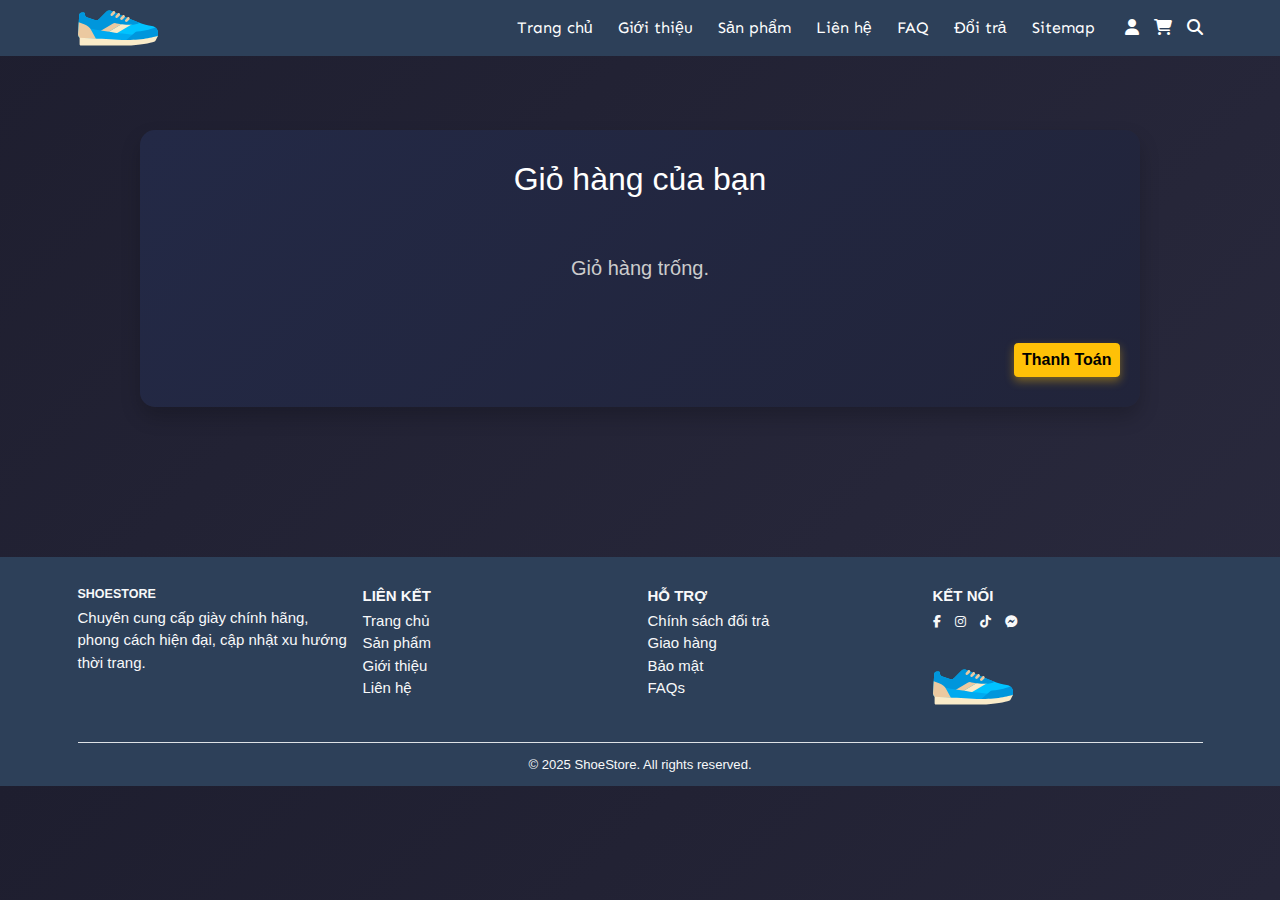
<file: Project/html/cart.html>
<!DOCTYPE html>
<html lang="vi">
  <head>
    <meta charset="UTF-8" />
    <meta name="viewport" content="width=device-width, initial-scale=1.0" />
    <!-- Font Awesome -->
    <link
      rel="stylesheet"
      href="https://cdnjs.cloudflare.com/ajax/libs/font-awesome/6.7.2/css/all.min.css"
    />
    <!-- Bootstrap -->
    <link rel="stylesheet" href="../css/bootstrap.min.css" />
    <!-- Custom CSS -->
    <link rel="stylesheet" href="../css/style.css" />
    <title>Giỏ Hàng</title>
    <style>
      body {
        font-family: Arial, sans-serif;
        background: linear-gradient(135deg, #1e1e2f 0%, #2a2a3e 100%);
        color: #fff;
        padding-top: 80px; /* Chừa chỗ cho navbar fixed */
      }
      .cart-card {
        max-width: 1000px;
        margin-left: auto;
        margin-right: auto;
        margin-top: 50px; /* Khoảng cách từ trên xuống */
        margin-bottom: 50px; /* Khoảng cách dưới */
        background: linear-gradient(-45deg, #0f0f0f, #1f1f2e, #232946);
        background-size: 400% 400%;
        animation: gradientMove 5s ease infinite;
        border-radius: 15px;
        padding: 2rem;
        box-shadow: 0 10px 20px rgba(0, 0, 0, 0.2);
      }
      .cart-card h2 {
        font-size: 32px; /* Tăng cỡ chữ tiêu đề */
      }
      @keyframes gradientMove {
        0% {
          background-position: 0% 50%;
        }
        50% {
          background-position: 100% 50%;
        }
        100% {
          background-position: 0% 50%;
        }
      }
      .cart-item {
        display: flex;
        align-items: center;
        justify-content: space-between;
        border-bottom: 1px solid rgba(255, 255, 255, 0.1);
        padding: 1rem 0;
      }
      .cart-item:last-child {
        border-bottom: none;
      }
      .cart-item img {
        width: 120px;
        height: 120px;
        object-fit: cover;
        border-radius: 10px;
      }
      .cart-item-info {
        flex: 1;
        margin-left: 15px;
      }
      .cart-item-info h5 {
        margin: 0 0 5px;
        color: #fff;
        font-size: 20px; /* Tăng cỡ chữ tên sản phẩm */
      }
      .cart-item-info div {
        color: #ffc107;
        font-weight: bold;
        font-size: 18px; /* Tăng cỡ chữ giá */
      }
      .cart-item-controls {
        display: flex;
        align-items: center;
        gap: 10px;
      }
      .quantity {
        display: flex;
        align-items: center;
        gap: 5px;
      }
      .quantity button {
        width: 30px;
        height: 30px;
        font-weight: bold;
        background: rgba(255, 255, 255, 0.1);
        color: #fff;
        border: none;
        border-radius: 5px;
        font-size: 16px; /* Tăng cỡ chữ nút */
      }
      .quantity span {
        min-width: 20px;
        text-align: center;
        font-size: 16px; /* Tăng cỡ chữ số lượng */
      }
      .btn-danger {
        background-color: #ff6f61;
        border: none;
      }
      .btn-danger:hover {
        background-color: #e55a50;
      }
      .total {
        text-align: right;
        font-size: 24px; /* Tăng cỡ chữ tổng cộng */
        font-weight: bold;
        margin-top: 20px;
        color: #ffc107;
      }
      .empty-message {
        text-align: center;
        padding: 40px;
        color: #ccc;
        font-size: 20px; /* Tăng cỡ chữ thông báo trống */
      }
    </style>
  </head>
  <body>
    <!-- Navbar -->
    <nav
      class="navbar fixed-top navbar-expand-lg navbar-dark p-0"
      style="background-color: #2d4059"
    >
      <div class="container">
        <a class="navbar-brand" href="home.html">
          <img src="../img/sneaker-shoe-svgrepo-com.svg" alt="Logo" />
        </a>
        <button
          class="navbar-toggler"
          type="button"
          data-bs-toggle="offcanvas"
          data-bs-target="#offcanvasNavbar"
        >
          <span class="navbar-toggler-icon"></span>
        </button>
        <div
          class="offcanvas offcanvas-end w-50"
          style="background-color: #2d4059"
          tabindex="-1"
          id="offcanvasNavbar"
        >
          <div class="offcanvas-header">
            <h5 class="offcanvas-title text-white">Sneaker Store</h5>
            <button
              type="button"
              class="btn-close btn-close-white"
              data-bs-dismiss="offcanvas"
            ></button>
          </div>
          <div class="offcanvas-body align-items-center">
            <ul
              class="navbar-nav flex-column flex-lg-row justify-content-end flex-grow-1 pe-3 gap-4"
            >
              <li class="nav-item">
                <a class="nav-link" href="home.html">Trang chủ</a>
              </li>
              <li class="nav-item">
                <a class="nav-link" href="introduce.html">Giới thiệu</a>
              </li>
              <li class="nav-item">
                <a class="nav-link" href="products.html">Sản phẩm</a>
              </li>
              <li class="nav-item">
                <a class="nav-link" href="contact.html">Liên hệ</a>
              </li>
              <li class="nav-item">
                <a class="nav-link" href="faq.html">FAQ</a>
              </li>
              <li class="nav-item">
                <a class="nav-link" href="return-policy.html">Đổi trả</a>
              </li>
              <li class="nav-item">
                <a class="nav-link" href="sitemap.html">Sitemap</a>
              </li>
            </ul>
            <div class="mt-3 ms-lg-4 mt-lg-0 d-flex gap-4 align-items-center">
              <a href="login.html"><i class="fa-solid fa-user"></i></a>
              <a href="cart.html"><i class="fa-solid fa-cart-shopping"></i></a>
              <a href="#"><i class="fa-solid fa-search"></i></a>
            </div>
          </div>
        </div>
      </div>
    </nav>

    <div class="cart-card py-5">
      <h2 class="text-center mb-4">Giỏ hàng của bạn</h2>
      <div id="cart-items"></div>
      <div class="total" id="cart-total"></div>
      <div class="text-end mt-4">
        <a href="#" class="btn btn-warning fw-bold">Thanh Toán</a>
      </div>
    </div>

    <!-- Footer -->
    <footer
      class="footer bg-dark text-light pt-5 pb-3 mt-5"
      style="margin-top: 150px !important"
    >
      <div class="container">
        <div class="row">
          <!-- Cột 1: Giới thiệu -->
          <div class="col-md-3 mb-4">
            <h5 class="text-uppercase fw-bold">ShoeStore</h5>
            <p>
              Chuyên cung cấp giày chính hãng, phong cách hiện đại, cập nhật xu
              hướng thời trang.
            </p>
          </div>

          <!-- Cột 2: Liên kết -->
          <div class="col-md-3 mb-4">
            <h4 class="text-uppercase fw-bold">Liên kết</h4>
            <ul class="list-unstyled">
              <li>
                <a href="home.html" class="text-light text-decoration-none"
                  >Trang chủ</a
                >
              </li>
              <li>
                <a href="products.html" class="text-light text-decoration-none"
                  >Sản phẩm</a
                >
              </li>
              <li>
                <a href="introduce.html" class="text-light text-decoration-none"
                  >Giới thiệu</a
                >
              </li>
              <li>
                <a href="contact.html" class="text-light text-decoration-none"
                  >Liên hệ</a
                >
              </li>
            </ul>
          </div>

          <!-- Cột 3: Hỗ trợ -->
          <div class="col-md-3 mb-4">
            <h4 class="text-uppercase fw-bold">Hỗ trợ</h4>
            <ul class="list-unstyled">
              <li>
                <a
                  href="return-policy.html"
                  class="text-light text-decoration-none"
                  >Chính sách đổi trả</a
                >
              </li>
              <li>
                <a href="#" class="text-light text-decoration-none"
                  >Giao hàng</a
                >
              </li>
              <li>
                <a href="#" class="text-light text-decoration-none">Bảo mật</a>
              </li>
              <li>
                <a href="faq.html" class="text-light text-decoration-none"
                  >FAQs</a
                >
              </li>
            </ul>
          </div>

          <!-- Cột 4: Mạng xã hội -->
          <div class="col-md-3 mb-4">
            <h4 class="text-uppercase fw-bold">Kết nối</h4>
            <a href="#" class="text-light me-3 fs-5"
              ><i class="fab fa-facebook-f"></i
            ></a>
            <a href="#" class="text-light me-3 fs-5"
              ><i class="fab fa-instagram"></i
            ></a>
            <a href="#" class="text-light me-3 fs-5"
              ><i class="fab fa-tiktok"></i
            ></a>
            <a href="#" class="text-light fs-5"
              ><i class="fab fa-facebook-messenger"></i
            ></a>
            <div class="row mt-5">
              <a class="navbar-brand" href="#">
                <img src="../img/sneaker-shoe-svgrepo-com.svg" alt="" />
              </a>
            </div>
          </div>
        </div>

        <!-- Bản quyền -->
        <div class="text-center mt-4 border-top pt-3">
          <small>© 2025 ShoeStore. All rights reserved.</small>
        </div>
      </div>
    </footer>

    <script>
      function renderCart() {
        const cart = JSON.parse(localStorage.getItem("cart")) || [];
        const cartItemsDiv = document.getElementById("cart-items");
        const totalDiv = document.getElementById("cart-total");

        if (cart.length === 0) {
          cartItemsDiv.innerHTML =
            '<div class="empty-message">Giỏ hàng trống.</div>';
          totalDiv.innerHTML = "";
          return;
        }

        let total = 0;
        cartItemsDiv.innerHTML = "";

        cart.forEach((item, index) => {
          const itemTotal = item.price * item.quantity;
          total += itemTotal;

          const cartItem = document.createElement("div");
          cartItem.className = "cart-item";
          cartItem.innerHTML = `
            <img src="${item.image}" alt="${item.name}">
            <div class="cart-item-info">
              <h5>${item.name}</h5>
              <div>${item.price.toLocaleString()}₫</div>
            </div>
            <div class="cart-item-controls">
              <div class="quantity">
                <button onclick="changeQuantity(${index}, -1)">-</button>
                <span>${item.quantity}</span>
                <button onclick="changeQuantity(${index}, 1)">+</button>
              </div>
              <button class="btn btn-danger btn-sm" onclick="removeItem(${index})">
                <i class="fas fa-trash"></i>
              </button>
            </div>
          `;
          cartItemsDiv.appendChild(cartItem);
        });

        totalDiv.innerHTML = `Tổng cộng: ${total.toLocaleString()}₫`;
      }

      function changeQuantity(index, delta) {
        let cart = JSON.parse(localStorage.getItem("cart")) || [];
        cart[index].quantity += delta;
        if (cart[index].quantity <= 0) cart.splice(index, 1);
        localStorage.setItem("cart", JSON.stringify(cart));
        renderCart();
      }

      function removeItem(index) {
        let cart = JSON.parse(localStorage.getItem("cart")) || [];
        cart.splice(index, 1);
        localStorage.setItem("cart", JSON.stringify(cart));
        renderCart();
      }

      renderCart();
    </script>
  </body>
</html>
</file>
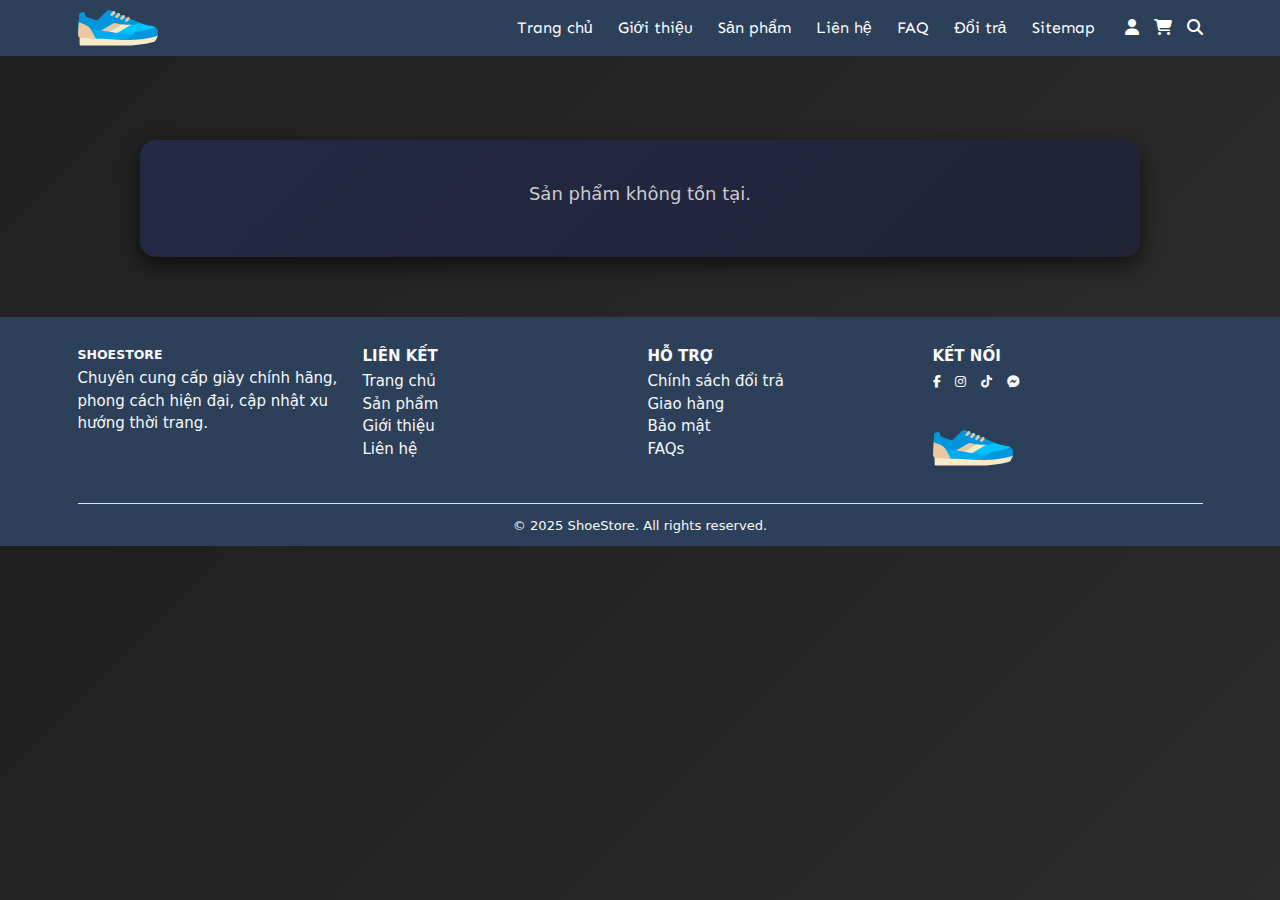
<file: Project/html/chitiet.html>
<!DOCTYPE html>
<html lang="vi">
  <head>
    <meta charset="UTF-8" />
    <meta name="viewport" content="width=device-width, initial-scale=1.0" />
    <!-- Font Awesome -->
    <link
      rel="stylesheet"
      href="https://cdnjs.cloudflare.com/ajax/libs/font-awesome/6.7.2/css/all.min.css"
    />
    <!-- Bootstrap -->
    <link rel="stylesheet" href="../css/bootstrap.min.css" />
    <!-- Custom CSS -->
    <link rel="stylesheet" href="../css/style.css" />
    <title>Sản Phẩm</title>

    <style>
      body {
        background: linear-gradient(135deg, #1f1f1f, #2d2d2d);
        padding-top: 80px;
      }
    </style>
  </head>

  <body>
    <!-- Navbar -->
    <nav
      class="navbar fixed-top navbar-expand-lg navbar-dark p-0"
      style="background-color: #2d4059"
    >
      <div class="container">
        <a class="navbar-brand" href="home.html">
          <img src="../img/sneaker-shoe-svgrepo-com.svg" alt="Logo" />
        </a>
        <button
          class="navbar-toggler"
          type="button"
          data-bs-toggle="offcanvas"
          data-bs-target="#offcanvasNavbar"
        >
          <span class="navbar-toggler-icon"></span>
        </button>
        <div
          class="offcanvas offcanvas-end w-50"
          style="background-color: #2d4059"
          tabindex="-1"
          id="offcanvasNavbar"
        >
          <div class="offcanvas-header">
            <h5 class="offcanvas-title text-white">Sneaker Store</h5>
            <button
              type="button"
              class="btn-close btn-close-white"
              data-bs-dismiss="offcanvas"
            ></button>
          </div>
          <div class="offcanvas-body align-items-center">
            <ul
              class="navbar-nav flex-column flex-lg-row justify-content-end flex-grow-1 pe-3 gap-4"
            >
              <li class="nav-item">
                <a class="nav-link" href="home.html">Trang chủ</a>
              </li>
              <li class="nav-item">
                <a class="nav-link" href="introduce.html">Giới thiệu</a>
              </li>
              <li class="nav-item">
                <a class="nav-link" href="products.html">Sản phẩm</a>
              </li>
              <li class="nav-item">
                <a class="nav-link" href="contact.html">Liên hệ</a>
              </li>
              <li class="nav-item">
                <a class="nav-link" href="faq.html">FAQ</a>
              </li>
              <li class="nav-item">
                <a class="nav-link active" href="return-policy.html">Đổi trả</a>
              </li>
              <li class="nav-item">
                <a class="nav-link active" href="sitemap.html">Sitemap</a>
              </li>
            </ul>
            <div class="mt-3 ms-lg-4 mt-lg-0 d-flex gap-4 align-items-center">
              <a href="login.html"><i class="fa-solid fa-user"></i></a>
              <a href="cart.html"><i class="fa-solid fa-cart-shopping"></i></a>
              <a href="#"><i class="fa-solid fa-search"></i></a>
            </div>
          </div>
        </div>
      </div>
    </nav>
    <!-- Chi tiết sản phẩm -->
    <section class="detail-section custom-margin">
      <div id="product-detail">
        <h2 class="detail-title" id="name"></h2>
        <div class="row align-items-center">
          <div class="col-md-6 text-center">
            <img id="image" class="detail-image" alt="Product Image" />
          </div>
          <div class="col-md-6">
            <p id="price" class="detail-price"></p>
            <p id="desc" class="detail-description"></p>
            <button class="btn btn-cart" onclick="addToCart()">
              <i class="fa fa-cart-plus me-2"></i> Thêm vào giỏ hàng
            </button>
            <button
              class="btn btn-back"
              onclick="window.location.href='products.html'"
            >
              Quay lại
            </button>
          </div>
        </div>
      </div>
    </section>
    <!-- Footer (Optional) -->
    <footer class="footer bg-dark text-light pt-5 pb-3 mt-5">
      <div class="container">
        <div class="row">
          <!-- Cột 1: Giới thiệu -->
          <div class="col-md-3 mb-4">
            <h5 class="text-uppercase fw-bold">ShoeStore</h5>
            <p>
              Chuyên cung cấp giày chính hãng, phong cách hiện đại, cập nhật xu
              hướng thời trang.
            </p>
          </div>

          <!-- Cột 2: Liên kết -->
          <div class="col-md-3 mb-4">
            <h4 class="text-uppercase fw-bold">Liên kết</h4>
            <ul class="list-unstyled">
              <li>
                <a href="home.html" class="text-light text-decoration-none"
                  >Trang chủ</a
                >
              </li>
              <li>
                <a href="products.html" class="text-light text-decoration-none"
                  >Sản phẩm</a
                >
              </li>
              <li>
                <a href="introduce.html" class="text-light text-decoration-none"
                  >Giới thiệu</a
                >
              </li>
              <li>
                <a href="contact.html" class="text-light text-decoration-none"
                  >Liên hệ</a
                >
              </li>
            </ul>
          </div>

          <!-- Cột 3: Hỗ trợ -->
          <div class="col-md-3 mb-4">
            <h4 class="text-uppercase fw-bold">Hỗ trợ</h4>
            <ul class="list-unstyled">
              <li>
                <a
                  href="return-policy.html"
                  class="text-light text-decoration-none"
                  >Chính sách đổi trả</a
                >
              </li>
              <li>
                <a href="#" class="text-light text-decoration-none"
                  >Giao hàng</a
                >
              </li>
              <li>
                <a href="#" class="text-light text-decoration-none">Bảo mật</a>
              </li>
              <li>
                <a href="faq.html" class="text-light text-decoration-none"
                  >FAQs</a
                >
              </li>
            </ul>
          </div>

          <!-- Cột 4: Mạng xã hội -->
          <div class="col-md-3 mb-4">
            <h4 class="text-uppercase fw-bold">Kết nối</h4>
            <a href="#" class="text-light me-3 fs-5"
              ><i class="fab fa-facebook-f"></i
            ></a>
            <a href="#" class="text-light me-3 fs-5"
              ><i class="fab fa-instagram"></i
            ></a>
            <a href="#" class="text-light me-3 fs-5"
              ><i class="fab fa-tiktok"></i
            ></a>
            <a href="#" class="text-light fs-5"
              ><i class="fab fa-facebook-messenger"></i
            ></a>
            <div class="row mt-5">
              <a class="navbar-brand" href="#">
                <img src="../img/sneaker-shoe-svgrepo-com.svg" alt="" />
              </a>
            </div>
          </div>
        </div>

        <!-- Bản quyền -->
        <div class="text-center mt-4 border-top pt-3">
          <small>&copy; 2025 ShoeStore. All rights reserved.</small>
        </div>
      </div>
    </footer>
    <script>
      const product = JSON.parse(localStorage.getItem("product-detail"));

      if (product) {
        document.getElementById("name").textContent = product.name;
        document.getElementById("image").src = product.image;
        document.getElementById("desc").textContent = product.desc;
        document.getElementById("price").innerHTML =
          `${product.price.toLocaleString()}₫` +
          (product.oldPrice
            ? `<span class="detail-old-price">${product.oldPrice.toLocaleString()}₫</span>`
            : "");
      } else {
        document.getElementById("product-detail").innerHTML =
          '<p class="detail-error-message">Sản phẩm không tồn tại.</p>';
      }

      function addToCart() {
        let cart = JSON.parse(localStorage.getItem("cart") || "[]");
        const existing = cart.find((p) => p.id === product.id);
        if (existing) {
          existing.quantity += 1;
        } else {
          product.quantity = 1;
          cart.push(product);
        }
        localStorage.setItem("cart", JSON.stringify(cart));
        alert("Đã thêm vào giỏ hàng!");
      }
    </script>
  </body>
</html>
</file>
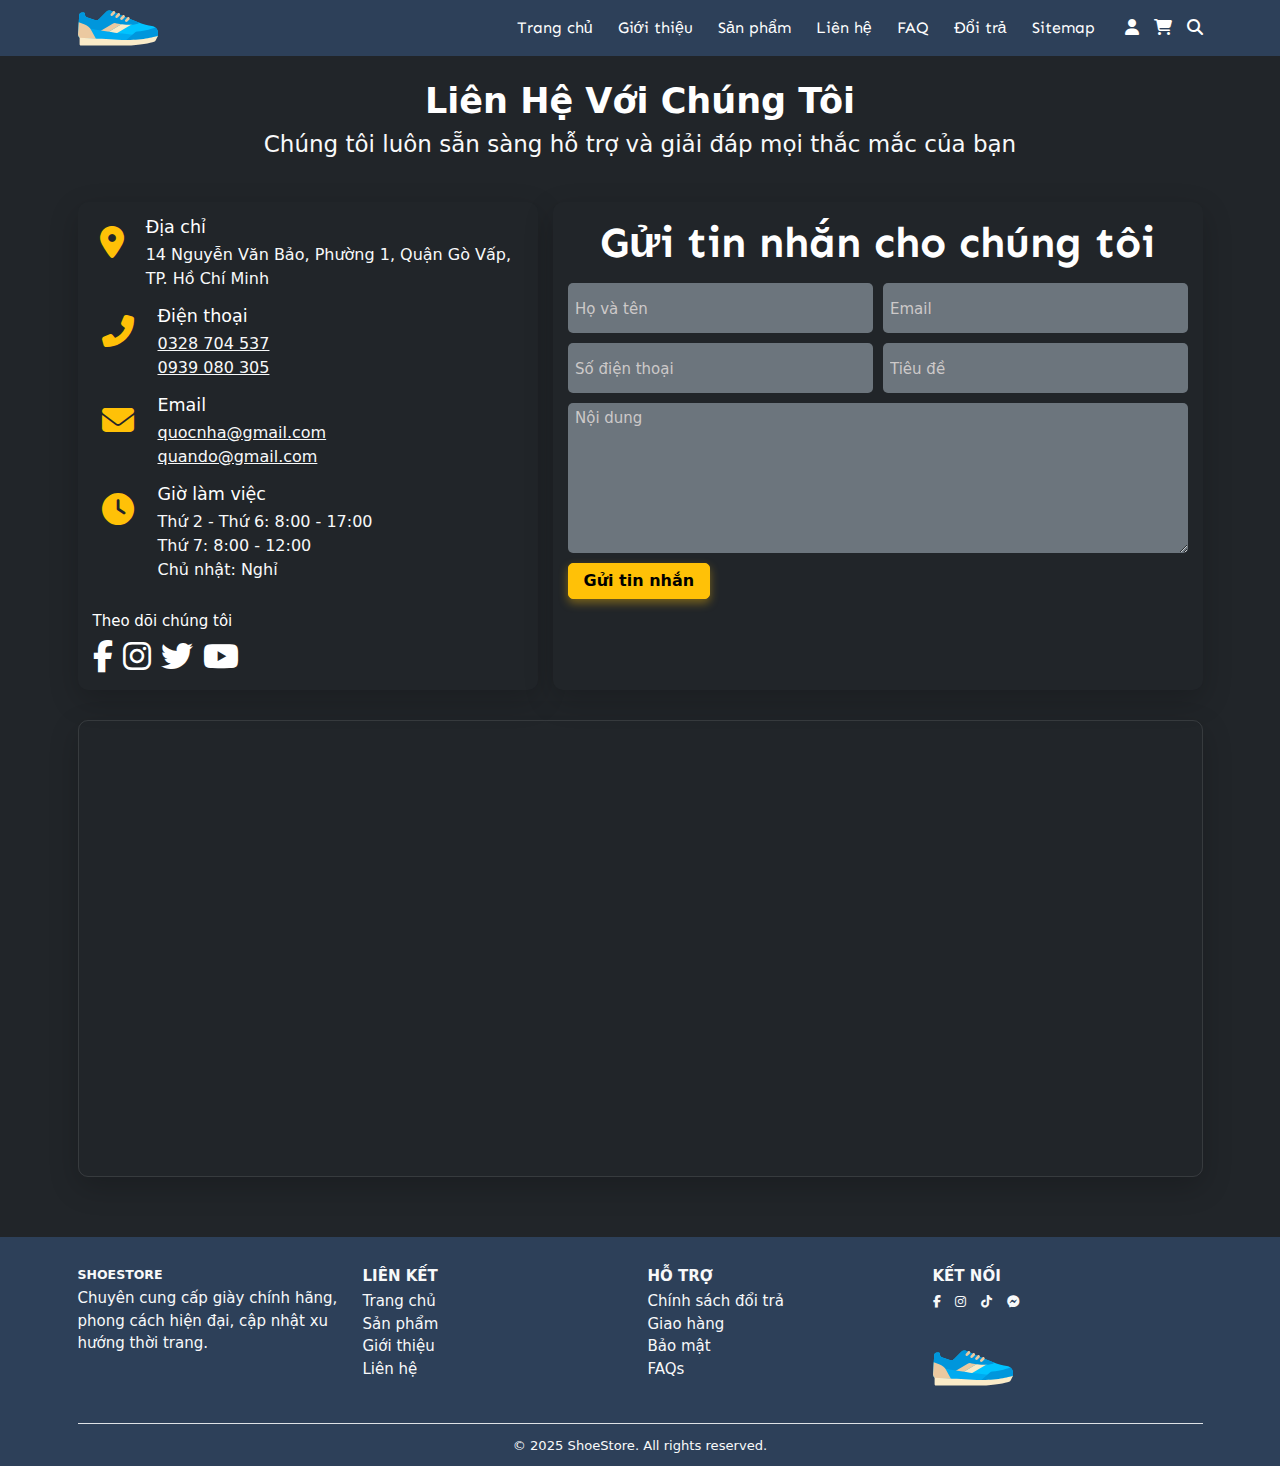
<file: Project/html/contact.html>
<!DOCTYPE html>
<html lang="vi">
  <head>
    <meta charset="UTF-8" />
    <meta name="viewport" content="width=device-width, initial-scale=1.0" />
    <!-- Font Awesome -->
    <link
      rel="stylesheet"
      href="https://cdnjs.cloudflare.com/ajax/libs/font-awesome/6.7.2/css/all.min.css"
    />
    <!-- Bootstrap -->
    <link rel="stylesheet" href="../css/bootstrap.min.css" />
    <!-- Custom CSS -->
    <link rel="stylesheet" href="../css/style.css" />
    <title>Liên Hệ</title>
  </head>

  <body class="bg-dark">
    <!-- Navbar -->
    <nav
      class="navbar fixed-top navbar-expand-lg navbar-dark p-0"
      style="background-color: #2d4059"
    >
      <div class="container">
        <a class="navbar-brand" href="home.html">
          <img src="../img/sneaker-shoe-svgrepo-com.svg" alt="Logo" />
        </a>
        <button
          class="navbar-toggler"
          type="button"
          data-bs-toggle="offcanvas"
          data-bs-target="#offcanvasNavbar"
        >
          <span class="navbar-toggler-icon"></span>
        </button>
        <div
          class="offcanvas offcanvas-end w-50"
          style="background-color: #2d4059"
          tabindex="-1"
          id="offcanvasNavbar"
        >
          <div class="offcanvas-header">
            <h5 class="offcanvas-title text-white">Sneaker Store</h5>
            <button
              type="button"
              class="btn-close btn-close-white"
              data-bs-dismiss="offcanvas"
            ></button>
          </div>
          <div class="offcanvas-body align-items-center">
            <ul
              class="navbar-nav flex-column flex-lg-row justify-content-end flex-grow-1 pe-3 gap-4"
            >
              <li class="nav-item">
                <a class="nav-link" href="home.html">Trang chủ</a>
              </li>
              <li class="nav-item">
                <a class="nav-link" href="introduce.html">Giới thiệu</a>
              </li>
              <li class="nav-item">
                <a class="nav-link" href="products.html">Sản phẩm</a>
              </li>
              <li class="nav-item">
                <a class="nav-link" href="contact.html">Liên hệ</a>
              </li>
              <li class="nav-item">
                <a class="nav-link" href="faq.html">FAQ</a>
              </li>
              <li class="nav-item">
                <a class="nav-link active" href="return-policy.html">Đổi trả</a>
              </li>
              <li class="nav-item">
                <a class="nav-link active" href="sitemap.html">Sitemap</a>
              </li>
            </ul>
            <div class="mt-3 ms-lg-4 mt-lg-0 d-flex gap-4 align-items-center">
              <a href="login.html"><i class="fa-solid fa-user"></i></a>
              <a href="cart.html"><i class="fa-solid fa-cart-shopping"></i></a>
              <a href="#"><i class="fa-solid fa-search"></i></a>
            </div>
          </div>
        </div>
      </div>
    </nav>

    <!-- Contact Section -->
    <section class="contact-section py-5" style="margin-top: 50px">
      <div class="container">
        <div class="row justify-content-center">
          <div class="col-12 text-center mb-5">
            <h1 class="display-4 fw-bold text-white">Liên Hệ Với Chúng Tôi</h1>
            <p class="lead text-light">
              Chúng tôi luôn sẵn sàng hỗ trợ và giải đáp mọi thắc mắc của bạn
            </p>
          </div>
        </div>

        <div class="row g-4">
          <!-- Contact Info -->
          <div class="col-lg-5">
            <div class="contact-info bg-dark p-4 rounded-4 h-100">
              <div class="contact-item d-flex mb-4">
                <div class="contact-icon me-4 text-warning">
                  <i class="fas fa-map-marker-alt fa-2x"></i>
                </div>
                <div>
                  <h3 class="text-white">Địa chỉ</h3>
                  <p class="text-light mb-0">
                    14 Nguyễn Văn Bảo, Phường 1, Quận Gò Vấp, TP. Hồ Chí Minh
                  </p>
                </div>
              </div>

              <div class="contact-item d-flex mb-4">
                <div class="contact-icon me-4 text-warning">
                  <i class="fas fa-phone-alt fa-2x"></i>
                </div>
                <div>
                  <h3 class="text-white">Điện thoại</h3>
                  <p class="text-light mb-0">
                    <a href="tel:+84328704537" class="text-light"
                      >0328 704 537</a
                    ><br />
                    <a href="tel:+84939080305" class="text-light"
                      >0939 080 305</a
                    >
                  </p>
                </div>
              </div>

              <div class="contact-item d-flex mb-4">
                <div class="contact-icon me-4 text-warning">
                  <i class="fas fa-envelope fa-2x"></i>
                </div>
                <div>
                  <h3 class="text-white">Email</h3>
                  <p class="text-light mb-0">
                    <a href="mailto:info@sneakerstore.com" class="text-light"
                      >quocnha@gmail.com</a
                    ><br />
                    <a href="mailto:support@sneakerstore.com" class="text-light"
                      >quando@gmail.com</a
                    >
                  </p>
                </div>
              </div>

              <div class="contact-item d-flex">
                <div class="contact-icon me-4 text-warning">
                  <i class="fas fa-clock fa-2x"></i>
                </div>
                <div>
                  <h3 class="text-white">Giờ làm việc</h3>
                  <p class="text-light mb-0">
                    Thứ 2 - Thứ 6: 8:00 - 17:00<br />
                    Thứ 7: 8:00 - 12:00<br />
                    Chủ nhật: Nghỉ
                  </p>
                </div>
              </div>

              <div class="social-media mt-5">
                <h4 class="text-white mb-3">Theo dõi chúng tôi</h4>
                <div class="d-flex gap-3">
                  <a href="#" class="social-icon text-white"
                    ><i class="fab fa-facebook-f fa-2x"></i
                  ></a>
                  <a href="#" class="social-icon text-white"
                    ><i class="fab fa-instagram fa-2x"></i
                  ></a>
                  <a href="#" class="social-icon text-white"
                    ><i class="fab fa-twitter fa-2x"></i
                  ></a>
                  <a href="#" class="social-icon text-white"
                    ><i class="fab fa-youtube fa-2x"></i
                  ></a>
                </div>
              </div>
            </div>
          </div>

          <!-- Contact Form -->
          <div class="col-lg-7">
            <div class="contact-form bg-dark p-4 rounded-4 h-100">
              <h2 class="text-white mb-4" id="title-form">
                Gửi tin nhắn cho chúng tôi
              </h2>
              <form>
                <div class="row g-3">
                  <div class="col-md-6">
                    <div class="form">
                      <input
                        type="text"
                        class="form-control bg-secondary border-0 text-white"
                        id="name"
                        placeholder="Họ và tên"
                      />
                    </div>
                  </div>
                  <div class="col-md-6">
                    <div class="form">
                      <input
                        type="email"
                        class="form-control bg-secondary border-0 text-white"
                        id="email"
                        placeholder="Email"
                      />
                    </div>
                  </div>
                  <div class="col-md-6">
                    <div class="form">
                      <input
                        type="tel"
                        class="form-control bg-secondary border-0 text-white"
                        id="phone"
                        placeholder="Số điện thoại"
                      />
                    </div>
                  </div>
                  <div class="col-md-6">
                    <div class="form">
                      <input
                        type="text"
                        class="form-control bg-secondary border-0 text-white"
                        id="subject"
                        placeholder="Tiêu đề"
                      />
                    </div>
                  </div>
                  <div class="col-12">
                    <div class="form">
                      <textarea
                        class="form-control bg-secondary border-0 text-white"
                        id="message"
                        placeholder="Nội dung"
                        style="height: 150px"
                      ></textarea>
                    </div>
                  </div>
                  <div class="col-12">
                    <button
                      type="submit"
                      class="btn btn-warning btn-lg px-4 py-2"
                    >
                      Gửi tin nhắn
                    </button>
                  </div>
                </div>
              </form>
            </div>
          </div>
        </div>

        <!-- Map Section -->
        <div class="row mt-5">
          <div class="col-12">
            <div class="map-container rounded-4 overflow-hidden">
              <iframe
                src="https://www.google.com/maps/embed?pb=!1m18!1m12!1m3!1d3724.956398082469!2d106.68427047480563!3d10.822158889329419!2m3!1f0!2f0!3f0!3m2!1i1024!2i768!4f13.1!3m3!1m2!1s0x3174deb3ef536f31%3A0x8b7bb8b7c956157b!2zVHLGsOG7nW5nIMSQ4bqhaSBo4buNYyBDw7RuZyBuZ2hp4buHcCBUUC5IQ00!5e1!3m2!1svi!2s!4v1745069448021!5m2!1svi!2s"
                width="100%"
                height="450"
                style="border: 0"
                allowfullscreen=""
                loading="lazy"
                referrerpolicy="no-referrer-when-downgrade"
              ></iframe>
            </div>
          </div>
        </div>
      </div>
    </section>

    <!-- Footer (Optional) -->
    <footer class="footer bg-dark text-light pt-5 pb-3 mt-5">
      <div class="container">
        <div class="row">
          <!-- Cột 1: Giới thiệu -->
          <div class="col-md-3 mb-4">
            <h5 class="text-uppercase fw-bold">ShoeStore</h5>
            <p>
              Chuyên cung cấp giày chính hãng, phong cách hiện đại, cập nhật xu
              hướng thời trang.
            </p>
          </div>

          <!-- Cột 2: Liên kết -->
          <div class="col-md-3 mb-4">
            <h4 class="text-uppercase fw-bold">Liên kết</h4>
            <ul class="list-unstyled">
              <li>
                <a href="home.html" class="text-light text-decoration-none"
                  >Trang chủ</a
                >
              </li>
              <li>
                <a href="products.html" class="text-light text-decoration-none"
                  >Sản phẩm</a
                >
              </li>
              <li>
                <a href="introduce.html" class="text-light text-decoration-none"
                  >Giới thiệu</a
                >
              </li>
              <li>
                <a href="contact.html" class="text-light text-decoration-none"
                  >Liên hệ</a
                >
              </li>
            </ul>
          </div>

          <!-- Cột 3: Hỗ trợ -->
          <div class="col-md-3 mb-4">
            <h4 class="text-uppercase fw-bold">Hỗ trợ</h4>
            <ul class="list-unstyled">
              <li>
                <a
                  href="return-policy.html"
                  class="text-light text-decoration-none"
                  >Chính sách đổi trả</a
                >
              </li>
              <li>
                <a href="#" class="text-light text-decoration-none"
                  >Giao hàng</a
                >
              </li>
              <li>
                <a href="#" class="text-light text-decoration-none">Bảo mật</a>
              </li>
              <li>
                <a href="faq.html" class="text-light text-decoration-none"
                  >FAQs</a
                >
              </li>
            </ul>
          </div>

          <!-- Cột 4: Mạng xã hội -->
          <div class="col-md-3 mb-4">
            <h4 class="text-uppercase fw-bold">Kết nối</h4>
            <a href="#" class="text-light me-3 fs-5"
              ><i class="fab fa-facebook-f"></i
            ></a>
            <a href="#" class="text-light me-3 fs-5"
              ><i class="fab fa-instagram"></i
            ></a>
            <a href="#" class="text-light me-3 fs-5"
              ><i class="fab fa-tiktok"></i
            ></a>
            <a href="#" class="text-light fs-5"
              ><i class="fab fa-facebook-messenger"></i
            ></a>
            <div class="row mt-5">
              <a class="navbar-brand" href="#">
                <img src="../img/sneaker-shoe-svgrepo-com.svg" alt="" />
              </a>
            </div>
          </div>
        </div>

        <!-- Bản quyền -->
        <div class="text-center mt-4 border-top pt-3">
          <small>&copy; 2025 ShoeStore. All rights reserved.</small>
        </div>
      </div>
    </footer>

    <!-- Bootstrap Bundle JS -->
    <script src="../js/bootstrap.bundle.min.js"></script>
  </body>
</html>
</file>
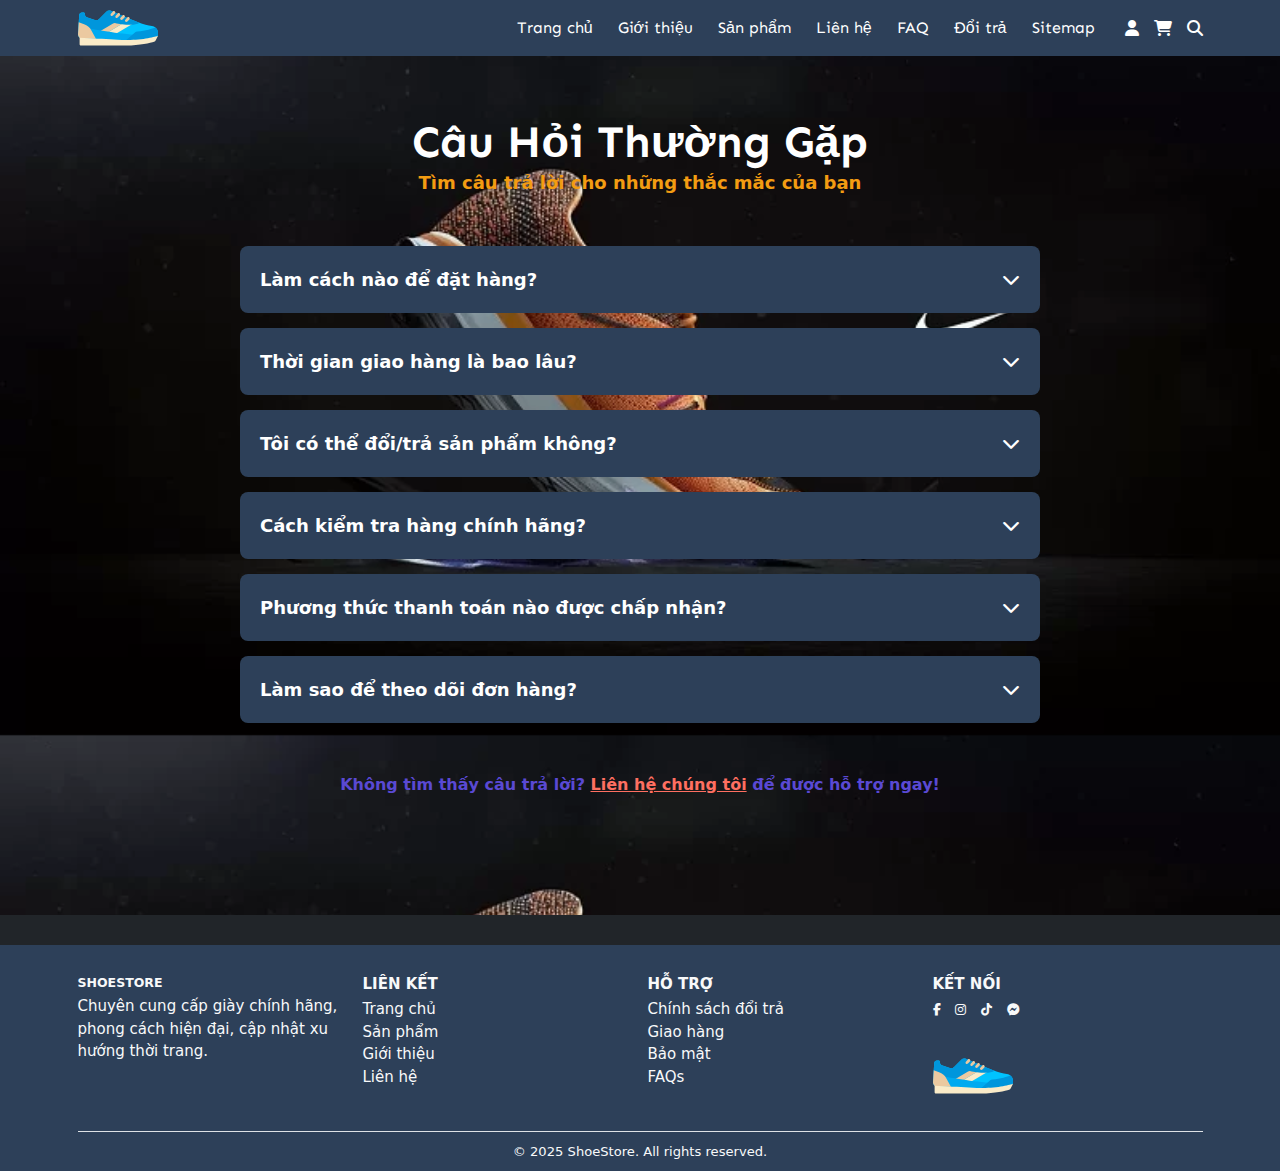
<file: Project/html/faq.html>
a
<!DOCTYPE html>
<html lang="vi">
  <head>
    <meta charset="UTF-8" />
    <meta name="viewport" content="width=device-width, initial-scale=1.0" />
    <title>FAQ - Sneaker Store</title>
    <!-- Bootstrap -->
    <link rel="stylesheet" href="../css/bootstrap.min.css" />
    <!-- Font Awesome -->
    <link
      rel="stylesheet"
      href="https://cdnjs.cloudflare.com/ajax/libs/font-awesome/6.7.2/css/all.min.css"
    />
    <!-- Custom CSS -->
    <link rel="stylesheet" href="../css/style.css" />
  </head>
  <body class="bg-dark">
    <!-- Navbar -->
    <nav
      class="navbar fixed-top navbar-expand-lg navbar-dark p-0"
      style="background-color: #2d4059"
    >
      <div class="container">
        <a class="navbar-brand" href="home.html">
          <img src="../img/sneaker-shoe-svgrepo-com.svg" alt="Logo" />
        </a>
        <button
          class="navbar-toggler"
          type="button"
          data-bs-toggle="offcanvas"
          data-bs-target="#offcanvasNavbar"
        >
          <span class="navbar-toggler-icon"></span>
        </button>
        <div
          class="offcanvas offcanvas-end w-50"
          style="background-color: #2d4059"
          tabindex="-1"
          id="offcanvasNavbar"
        >
          <div class="offcanvas-header">
            <h5 class="offcanvas-title text-white">Sneaker Store</h5>
            <button
              type="button"
              class="btn-close btn-close-white"
              data-bs-dismiss="offcanvas"
            ></button>
          </div>
          <div class="offcanvas-body align-items-center">
            <ul
              class="navbar-nav flex-column flex-lg-row justify-content-end flex-grow-1 pe-3 gap-4"
            >
              <li class="nav-item">
                <a class="nav-link" href="home.html">Trang chủ</a>
              </li>
              <li class="nav-item">
                <a class="nav-link" href="introduce.html">Giới thiệu</a>
              </li>
              <li class="nav-item">
                <a class="nav-link" href="products.html">Sản phẩm</a>
              </li>
              <li class="nav-item">
                <a class="nav-link" href="contact.html">Liên hệ</a>
              </li>
              <li class="nav-item">
                <a class="nav-link" href="faq.html">FAQ</a>
              </li>
              <li class="nav-item">
                <a class="nav-link active" href="return-policy.html">Đổi trả</a>
              </li>
              <li class="nav-item">
                <a class="nav-link active" href="sitemap.html">Sitemap</a>
              </li>
            </ul>
            <div class="mt-3 ms-lg-4 mt-lg-0 d-flex gap-4 align-items-center">
              <a href="login.html"><i class="fa-solid fa-user"></i></a>
              <a href="cart.html"><i class="fa-solid fa-cart-shopping"></i></a>
              <a href="#"><i class="fa-solid fa-search"></i></a>
            </div>
          </div>
        </div>
      </div>
    </nav>
    <!-- FAQ Content -->
    <section class="faq-section">
      <div class="container">
        <div class="faq-header">
          <h1>Câu Hỏi Thường Gặp</h1>
          <p>Tìm câu trả lời cho những thắc mắc của bạn</p>
        </div>

        <div class="faq-container">
          <!-- FAQ Item 1 -->
          <div class="faq-item">
            <div class="faq-question">
              <span>Làm cách nào để đặt hàng?</span>
              <i class="fas fa-chevron-down"></i>
            </div>
            <div class="faq-answer">
              <p>Bạn có thể đặt hàng trực tiếp trên website bằng cách:</p>
              <ol>
                <li>Chọn sản phẩm bạn muốn mua</li>
                <li>Thêm vào giỏ hàng</li>
                <li>Tiến hành thanh toán và điền thông tin giao hàng</li>
                <li>Xác nhận đơn hàng</li>
              </ol>
              <p>
                Ngoài ra, bạn có thể đặt hàng qua hotline 1900 1234 để được hỗ
                trợ.
              </p>
            </div>
          </div>

          <!-- FAQ Item 2 -->
          <div class="faq-item">
            <div class="faq-question">
              <span>Thời gian giao hàng là bao lâu?</span>
              <i class="fas fa-chevron-down"></i>
            </div>
            <div class="faq-answer">
              <p>Thời gian giao hàng phụ thuộc vào địa chỉ nhận hàng:</p>
              <ul>
                <li>
                  <strong>Nội thành TP.HCM/Hà Nội:</strong> 1-2 ngày làm việc
                </li>
                <li><strong>Các tỉnh thành khác:</strong> 3-5 ngày làm việc</li>
                <li><strong>Vùng sâu vùng xa:</strong> 5-7 ngày làm việc</li>
              </ul>
              <p>
                Đơn hàng sẽ được giao từ 8h-21h các ngày trong tuần (trừ chủ
                nhật).
              </p>
            </div>
          </div>

          <!-- FAQ Item 3 -->
          <div class="faq-item">
            <div class="faq-question">
              <span>Tôi có thể đổi/trả sản phẩm không?</span>
              <i class="fas fa-chevron-down"></i>
            </div>
            <div class="faq-answer">
              <p>
                Chúng tôi chấp nhận đổi trả sản phẩm trong vòng 7 ngày kể từ khi
                nhận hàng với các điều kiện sau:
              </p>
              <ul>
                <li>Sản phẩm còn nguyên tem mác, hộp, phụ kiện đi kèm</li>
                <li>Chưa qua sử dụng hoặc giặt tẩy</li>
                <li>Còn hóa đơn mua hàng</li>
                <li>
                  Không thuộc danh mục sản phẩm khuyến mãi không áp dụng đổi trả
                </li>
              </ul>
              <p>
                Vui lòng xem chi tiết tại trang
                <a href="return-policy.html" style="color: #ff6f61"
                  >Chính sách đổi trả</a
                >
                của chúng tôi.
              </p>
            </div>
          </div>

          <!-- FAQ Item 4 -->
          <div class="faq-item">
            <div class="faq-question">
              <span>Cách kiểm tra hàng chính hãng?</span>
              <i class="fas fa-chevron-down"></i>
            </div>
            <div class="faq-answer">
              <p>
                Tất cả sản phẩm tại Sneaker Store đều là hàng chính hãng 100%.
                Bạn có thể kiểm tra bằng các cách sau:
              </p>
              <ol>
                <li>Check mã vạch trên hộp sản phẩm</li>
                <li>Kiểm tra tem chống hàng giả của nhà sản xuất</li>
                <li>Quét QR code trên sản phẩm</li>
                <li>Liên hệ trực tiếp với hãng để xác minh</li>
              </ol>
              <p>
                Chúng tôi cam kết hoàn tiền 300% nếu phát hiện hàng giả, hàng
                nhái.
              </p>
            </div>
          </div>

          <!-- FAQ Item 5 -->
          <div class="faq-item">
            <div class="faq-question">
              <span>Phương thức thanh toán nào được chấp nhận?</span>
              <i class="fas fa-chevron-down"></i>
            </div>
            <div class="faq-answer">
              <p>Hiện tại chúng tôi chấp nhận các hình thức thanh toán sau:</p>
              <ul>
                <li>Thanh toán khi nhận hàng (COD)</li>
                <li>Chuyển khoản ngân hàng</li>
                <li>Thẻ tín dụng/quốc tế (Visa, Mastercard)</li>
                <li>Ví điện tử (Momo, ZaloPay, VNPay)</li>
                <li>Trả góp 0% qua thẻ tín dụng</li>
              </ul>
            </div>
          </div>

          <!-- FAQ Item 6 -->
          <div class="faq-item">
            <div class="faq-question">
              <span>Làm sao để theo dõi đơn hàng?</span>
              <i class="fas fa-chevron-down"></i>
            </div>
            <div class="faq-answer">
              <p>Bạn có thể theo dõi đơn hàng bằng các cách sau:</p>
              <ol>
                <li>Kiểm tra email xác nhận đơn hàng (có mã vận đơn)</li>
                <li>
                  Đăng nhập tài khoản trên website và vào mục "Đơn hàng của tôi"
                </li>
                <li>
                  Liên hệ hotline 1900 1234 cung cấp mã đơn hàng để được hỗ trợ
                </li>
                <li>
                  Tra cứu trực tiếp trên website đối tác vận chuyển với mã vận
                  đơn
                </li>
              </ol>
            </div>
          </div>
        </div>

        <div class="contact-promo">
          <p>
            Không tìm thấy câu trả lời?
            <a href="contact.html">Liên hệ chúng tôi</a> để được hỗ trợ ngay!
          </p>
        </div>
      </div>
    </section>

    <!-- Footer (Optional) -->
    <footer class="footer bg-dark text-light pt-5 pb-3 mt-5">
      <div class="container">
        <div class="row">
          <!-- Cột 1: Giới thiệu -->
          <div class="col-md-3 mb-4">
            <h5 class="text-uppercase fw-bold">ShoeStore</h5>
            <p>
              Chuyên cung cấp giày chính hãng, phong cách hiện đại, cập nhật xu
              hướng thời trang.
            </p>
          </div>

          <!-- Cột 2: Liên kết -->
          <div class="col-md-3 mb-4">
            <h4 class="text-uppercase fw-bold">Liên kết</h4>
            <ul class="list-unstyled">
              <li>
                <a href="home.html" class="text-light text-decoration-none"
                  >Trang chủ</a
                >
              </li>
              <li>
                <a href="products.html" class="text-light text-decoration-none"
                  >Sản phẩm</a
                >
              </li>
              <li>
                <a href="introduce.html" class="text-light text-decoration-none"
                  >Giới thiệu</a
                >
              </li>
              <li>
                <a href="contact.html" class="text-light text-decoration-none"
                  >Liên hệ</a
                >
              </li>
            </ul>
          </div>

          <!-- Cột 3: Hỗ trợ -->
          <div class="col-md-3 mb-4">
            <h4 class="text-uppercase fw-bold">Hỗ trợ</h4>
            <ul class="list-unstyled">
              <li>
                <a
                  href="return-policy.html"
                  class="text-light text-decoration-none"
                  >Chính sách đổi trả</a
                >
              </li>
              <li>
                <a href="#" class="text-light text-decoration-none"
                  >Giao hàng</a
                >
              </li>
              <li>
                <a href="#" class="text-light text-decoration-none">Bảo mật</a>
              </li>
              <li>
                <a href="faq.html" class="text-light text-decoration-none"
                  >FAQs</a
                >
              </li>
            </ul>
          </div>

          <!-- Cột 4: Mạng xã hội -->
          <div class="col-md-3 mb-4">
            <h4 class="text-uppercase fw-bold">Kết nối</h4>
            <a href="#" class="text-light me-3 fs-5"
              ><i class="fab fa-facebook-f"></i
            ></a>
            <a href="#" class="text-light me-3 fs-5"
              ><i class="fab fa-instagram"></i
            ></a>
            <a href="#" class="text-light me-3 fs-5"
              ><i class="fab fa-tiktok"></i
            ></a>
            <a href="#" class="text-light fs-5"
              ><i class="fab fa-facebook-messenger"></i
            ></a>
            <div class="row mt-5">
              <a class="navbar-brand" href="#">
                <img src="../img/sneaker-shoe-svgrepo-com.svg" alt="" />
              </a>
            </div>
          </div>
        </div>

        <!-- Bản quyền -->
        <div class="text-center mt-4 border-top pt-3">
          <small>&copy; 2025 ShoeStore. All rights reserved.</small>
        </div>
      </div>
    </footer>

    <!-- Bootstrap Bundle JS -->
    <script src="../js/bootstrap.bundle.min.js"></script>

    <!-- FAQ Script -->
    <script>
      document.querySelectorAll(".faq-question").forEach((question) => {
        question.addEventListener("click", () => {
          const item = question.parentElement;
          item.classList.toggle("active");

          // Close other open items
          document.querySelectorAll(".faq-item").forEach((otherItem) => {
            if (otherItem !== item && otherItem.classList.contains("active")) {
              otherItem.classList.remove("active");
            }
          });
        });
      });
    </script>
  </body>
</html>
</file>
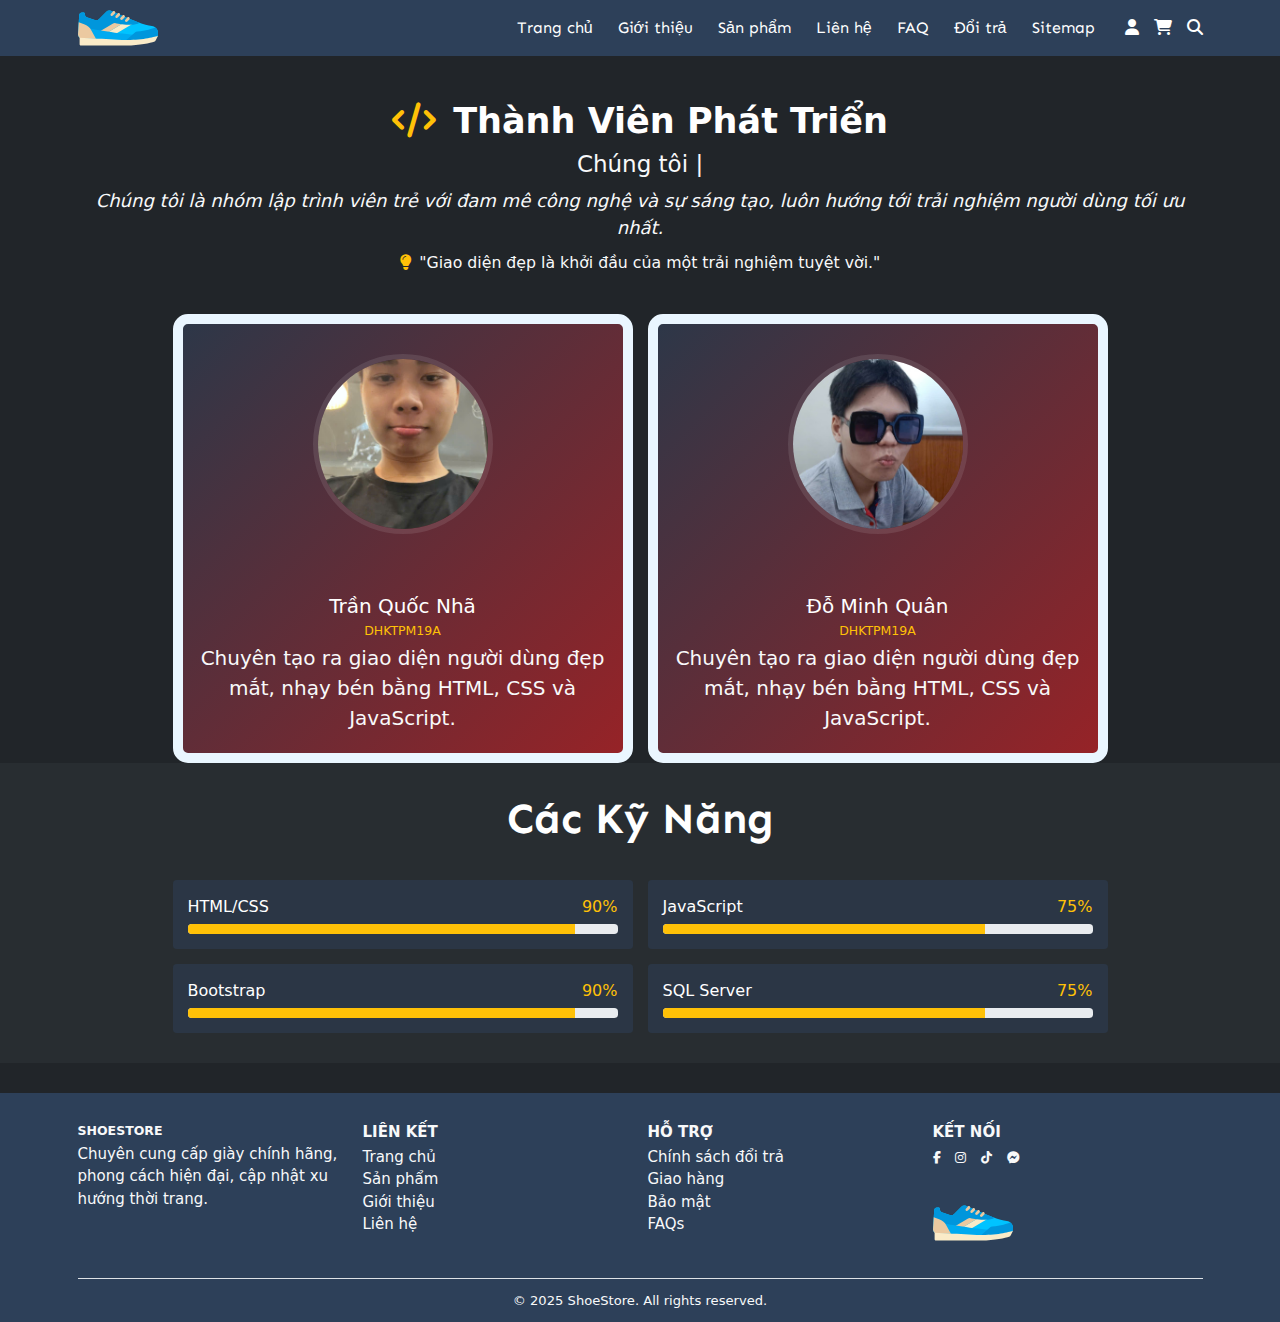
<file: Project/html/introduce.html>
<!DOCTYPE html>
<html lang="en">
  <head>
    <meta charset="UTF-8" />
    <meta name="viewport" content="width=device-width, initial-scale=1.0" />
    <!-- Font Awesome -->
    <link
      rel="stylesheet"
      href="https://cdnjs.cloudflare.com/ajax/libs/font-awesome/6.7.2/css/all.min.css"
    />
    <!-- Bootstrap -->
    <link rel="stylesheet" href="../css/bootstrap.min.css" />
    <!-- Custom CSS -->
    <link rel="stylesheet" href="../css/style.css" />
    <title>Our Team</title>
  </head>

  <body class="bg-dark">
    <!-- Navbar -->
    <nav
      class="navbar fixed-top navbar-expand-lg navbar-dark p-0"
      style="background-color: #2d4059"
    >
      <div class="container">
        <a class="navbar-brand" href="home.html">
          <img src="../img/sneaker-shoe-svgrepo-com.svg" alt="Logo" />
        </a>
        <button
          class="navbar-toggler"
          type="button"
          data-bs-toggle="offcanvas"
          data-bs-target="#offcanvasNavbar"
        >
          <span class="navbar-toggler-icon"></span>
        </button>
        <div
          class="offcanvas offcanvas-end w-50"
          style="background-color: #2d4059"
          tabindex="-1"
          id="offcanvasNavbar"
        >
          <div class="offcanvas-header">
            <h5 class="offcanvas-title text-white">Sneaker Store</h5>
            <button
              type="button"
              class="btn-close btn-close-white"
              data-bs-dismiss="offcanvas"
            ></button>
          </div>
          <div class="offcanvas-body align-items-center">
            <ul
              class="navbar-nav flex-column flex-lg-row justify-content-end flex-grow-1 pe-3 gap-4"
            >
              <li class="nav-item">
                <a class="nav-link" href="home.html">Trang chủ</a>
              </li>
              <li class="nav-item">
                <a class="nav-link" href="introduce.html">Giới thiệu</a>
              </li>
              <li class="nav-item">
                <a class="nav-link" href="products.html">Sản phẩm</a>
              </li>
              <li class="nav-item">
                <a class="nav-link" href="contact.html">Liên hệ</a>
              </li>
              <li class="nav-item">
                <a class="nav-link" href="faq.html">FAQ</a>
              </li>
              <li class="nav-item">
                <a class="nav-link active" href="return-policy.html">Đổi trả</a>
              </li>
              <li class="nav-item">
                <a class="nav-link active" href="sitemap.html">Sitemap</a>
              </li>
            </ul>
            <div class="mt-3 ms-lg-4 mt-lg-0 d-flex gap-4 align-items-center">
              <a href="login.html"><i class="fa-solid fa-user"></i></a>
              <a href="cart.html"><i class="fa-solid fa-cart-shopping"></i></a>
              <a href="#"><i class="fa-solid fa-search"></i></a>
            </div>
          </div>
        </div>
      </div>
    </nav>

    <!-- Team Section -->
    <section class="team-section">
      <div class="container">
        <div class="row justify-content-center">
          <div class="col-12 text-center mb-5 introduce">
            <h1 class="display-4 fw-bold text-white">
              <i class="fas fa-code text-warning me-2"></i>
              Thành Viên Phát Triển
            </h1>

            <p class="lead text-light mb-2">
              <span id="typing-text"></span><span class="cursor">|</span>
            </p>

            <p class="text-light fst-italic">
              Chúng tôi là nhóm lập trình viên trẻ với đam mê công nghệ và sự
              sáng tạo, luôn hướng tới trải nghiệm người dùng tối ưu nhất.
            </p>

            <p class="text-light small">
              <i class="fas fa-lightbulb me-1 text-warning"></i>
              "Giao diện đẹp là khởi đầu của một trải nghiệm tuyệt vời."
            </p>
          </div>

          <!-- Member 1 -->
          <div class="col-md-5 col-lg-5 mb-4 mb-lg-0">
            <div class="team-card card h-100 border-0">
              <div class="card-img-top position-relative">
                <img
                  src="../img/nha.jpg"
                  alt="Team Member 1"
                  class="img-fluid rounded-circle"
                  width="200px"
                  height="200px"
                />
                <div class="social-links">
                  <a href="#"><i class="fab fa-facebook-f"></i></a>
                  <a href="#"><i class="fab fa-twitter"></i></a>
                  <a href="#"><i class="fab fa-linkedin-in"></i></a>
                  <a href="#"><i class="fab fa-github"></i></a>
                </div>
              </div>
              <div class="card-body text-center">
                <h3 class="card-title text-white">Trần Quốc Nhã</h3>
                <h5 class="text-warning">DHKTPM19A</h5>
                <p class="card-text text-light">
                  Chuyên tạo ra giao diện người dùng đẹp mắt, nhạy bén bằng
                  HTML, CSS và JavaScript.
                </p>
              </div>
            </div>
          </div>

          <!-- Member 2 -->
          <div class="col-md-5 col-lg-5">
            <div class="team-card card h-100 border-0">
              <div class="card-img-top position-relative">
                <img
                  src="../img/quan.jpg"
                  alt="Team Member 2"
                  class="img-fluid rounded-circle"
                  width="200px"
                  height="200px"
                />
                <div class="social-links">
                  <a href="#"><i class="fab fa-facebook-f"></i></a>
                  <a href="#"><i class="fab fa-twitter"></i></a>
                  <a href="#"><i class="fab fa-linkedin-in"></i></a>
                  <a href="#"><i class="fab fa-github"></i></a>
                </div>
              </div>
              <div class="card-body text-center">
                <h3 class="card-title text-white">Đỗ Minh Quân</h3>
                <h5 class="text-warning">DHKTPM19A</h5>
                <p class="card-text text-light">
                  Chuyên tạo ra giao diện người dùng đẹp mắt, nhạy bén bằng
                  HTML, CSS và JavaScript.
                </p>
              </div>
            </div>
          </div>
        </div>
      </div>
    </section>

    <!-- Skills Section -->
    <section class="skills-section py-5 bg-secondary bg-opacity-10">
      <div class="container">
        <div class="row justify-content-center">
          <div class="col-12 text-center mb-5">
            <h2 class="display-5 fw-bold text-white">Các Kỹ Năng</h2>
          </div>
          <div class="col-md-10">
            <div class="row g-4">
              <div class="col-md-6">
                <div class="skill-item p-4 rounded">
                  <div class="d-flex justify-content-between mb-2">
                    <span class="text-white">HTML/CSS</span>
                    <span class="text-warning">90%</span>
                  </div>
                  <div class="progress" style="height: 10px">
                    <div
                      class="progress-bar bg-warning"
                      role="progressbar"
                      style="width: 90%"
                      aria-valuenow="90"
                      aria-valuemin="0"
                      aria-valuemax="100"
                    ></div>
                  </div>
                </div>
              </div>
              <div class="col-md-6">
                <div class="skill-item p-4 rounded">
                  <div class="d-flex justify-content-between mb-2">
                    <span class="text-white">JavaScript</span>
                    <span class="text-warning">75%</span>
                  </div>
                  <div class="progress" style="height: 10px">
                    <div
                      class="progress-bar bg-warning"
                      role="progressbar"
                      style="width: 75%"
                      aria-valuenow="75"
                      aria-valuemin="0"
                      aria-valuemax="100"
                    ></div>
                  </div>
                </div>
              </div>
              <div class="col-md-6">
                <div class="skill-item p-4 rounded">
                  <div class="d-flex justify-content-between mb-2">
                    <span class="text-white">Bootstrap</span>
                    <span class="text-warning">90%</span>
                  </div>
                  <div class="progress" style="height: 10px">
                    <div
                      class="progress-bar bg-warning"
                      role="progressbar"
                      style="width: 90%"
                      aria-valuenow="90"
                      aria-valuemin="0"
                      aria-valuemax="100"
                    ></div>
                  </div>
                </div>
              </div>
              <div class="col-md-6">
                <div class="skill-item p-4 rounded">
                  <div class="d-flex justify-content-between mb-2">
                    <span class="text-white">SQL Server</span>
                    <span class="text-warning">75%</span>
                  </div>
                  <div class="progress" style="height: 10px">
                    <div
                      class="progress-bar bg-warning"
                      role="progressbar"
                      style="width: 75%"
                      aria-valuenow="75"
                      aria-valuemin="0"
                      aria-valuemax="100"
                    ></div>
                  </div>
                </div>
              </div>
            </div>
          </div>
        </div>
      </div>
    </section>

    <!-- Footer (Optional) -->
    <footer class="footer bg-dark text-light pt-5 pb-3 mt-5">
      <div class="container">
        <div class="row">
          <!-- Cột 1: Giới thiệu -->
          <div class="col-md-3 mb-4">
            <h5 class="text-uppercase fw-bold">ShoeStore</h5>
            <p>
              Chuyên cung cấp giày chính hãng, phong cách hiện đại, cập nhật xu
              hướng thời trang.
            </p>
          </div>

          <!-- Cột 2: Liên kết -->
          <div class="col-md-3 mb-4">
            <h4 class="text-uppercase fw-bold">Liên kết</h4>
            <ul class="list-unstyled">
              <li>
                <a href="home.html" class="text-light text-decoration-none"
                  >Trang chủ</a
                >
              </li>
              <li>
                <a href="products.html" class="text-light text-decoration-none"
                  >Sản phẩm</a
                >
              </li>
              <li>
                <a href="introduce.html" class="text-light text-decoration-none"
                  >Giới thiệu</a
                >
              </li>
              <li>
                <a href="contact.html" class="text-light text-decoration-none"
                  >Liên hệ</a
                >
              </li>
            </ul>
          </div>

          <!-- Cột 3: Hỗ trợ -->
          <div class="col-md-3 mb-4">
            <h4 class="text-uppercase fw-bold">Hỗ trợ</h4>
            <ul class="list-unstyled">
              <li>
                <a
                  href="return-policy.html"
                  class="text-light text-decoration-none"
                  >Chính sách đổi trả</a
                >
              </li>
              <li>
                <a href="#" class="text-light text-decoration-none"
                  >Giao hàng</a
                >
              </li>
              <li>
                <a href="#" class="text-light text-decoration-none">Bảo mật</a>
              </li>
              <li>
                <a href="faq.html" class="text-light text-decoration-none"
                  >FAQs</a
                >
              </li>
            </ul>
          </div>

          <!-- Cột 4: Mạng xã hội -->
          <div class="col-md-3 mb-4">
            <h4 class="text-uppercase fw-bold">Kết nối</h4>
            <a href="#" class="text-light me-3 fs-5"
              ><i class="fab fa-facebook-f"></i
            ></a>
            <a href="#" class="text-light me-3 fs-5"
              ><i class="fab fa-instagram"></i
            ></a>
            <a href="#" class="text-light me-3 fs-5"
              ><i class="fab fa-tiktok"></i
            ></a>
            <a href="#" class="text-light fs-5"
              ><i class="fab fa-facebook-messenger"></i
            ></a>
            <div class="row mt-5">
              <a class="navbar-brand" href="#">
                <img src="../img/sneaker-shoe-svgrepo-com.svg" alt="" />
              </a>
            </div>
          </div>
        </div>

        <!-- Bản quyền -->
        <div class="text-center mt-4 border-top pt-3">
          <small>&copy; 2025 ShoeStore. All rights reserved.</small>
        </div>
      </div>
    </footer>
    <!-- Bootstrap Bundle JS -->
    <script src="../js/bootstrap.bundle.min.js"></script>
    <!-- Custom JS -->
    <script src="../js/team.js"></script>
  </body>
</html>
</file>
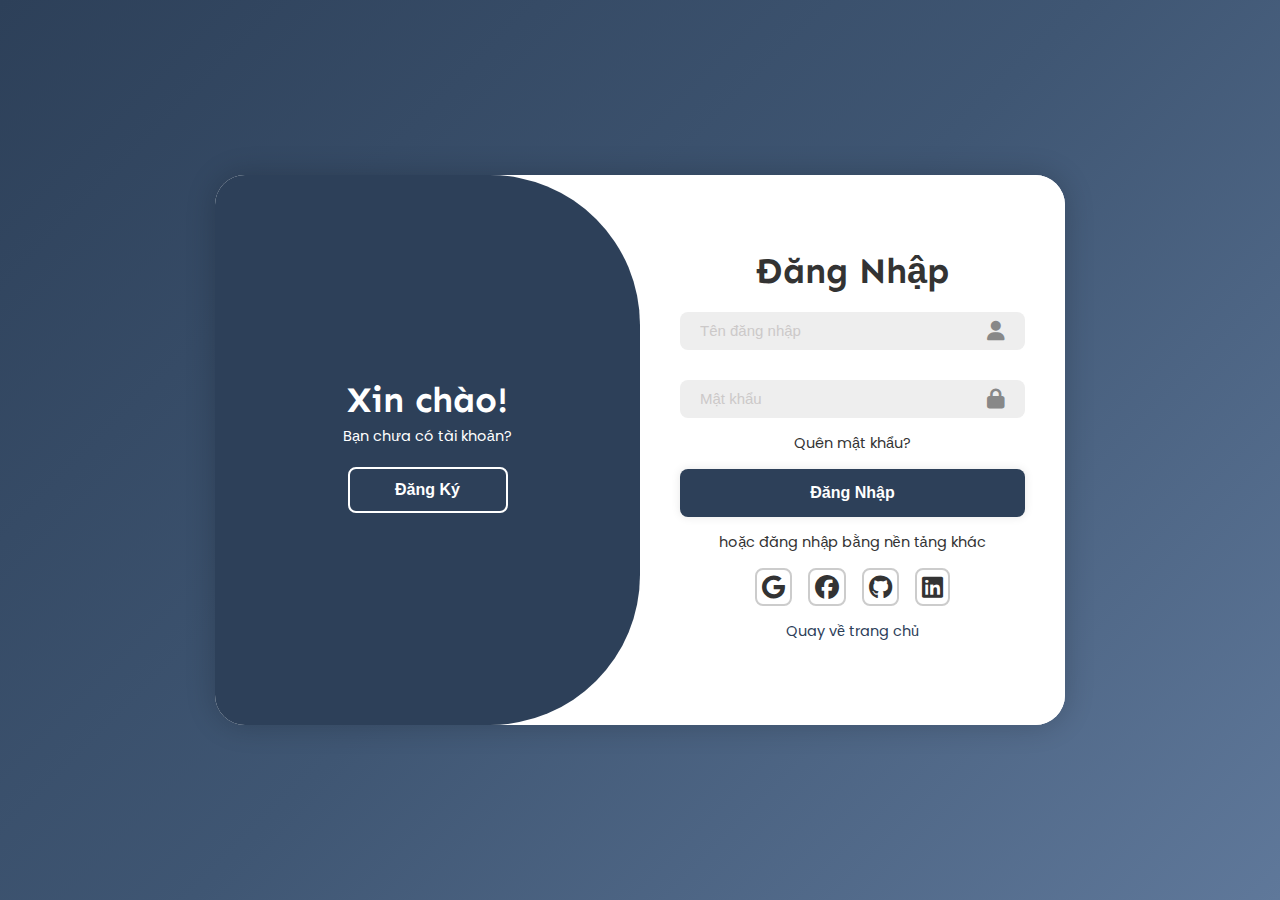
<file: Project/html/login.html>
<!DOCTYPE html>
<html lang="vi">
  <head>
    <meta charset="UTF-8" />
    <meta name="viewport" content="width=device-width, initial-scale=1.0" />
    <title>Đăng Nhập / Đăng Ký</title>
    <link
      rel="stylesheet"
      href="https://cdnjs.cloudflare.com/ajax/libs/font-awesome/6.7.2/css/all.min.css"
    />
    <link rel="stylesheet" href="../css/style.css" />
    <style>
      body {
        display: flex;
        align-items: center;
        justify-content: center;
        min-height: 100vh;
        background: linear-gradient(135deg, #2d4059, #3f5673, #5f789a);
      }
      .container {
        position: relative;
        width: 850px;
        height: 550px;
        background: #fff;
        border-radius: 30px;
        box-shadow: 0 0 30px rgba(0, 0, 0, 0.2);
        margin: 20px;
        overflow: hidden;
      }

      .form-box {
        position: absolute;
        right: 0;
        width: 50%;
        height: 100%;
        background: #fff;
        display: flex;
        align-items: center;
        color: #333;
        text-align: center;
        padding: 40px;
        z-index: 1;
        transition: 0.6s ease-in-out 1.2s, visibility 0s 1s;
      }
      .container.active .form-box {
        right: 50%;
      }
      .form-box.register {
        visibility: hidden;
      }
      .container.active .form-box.register {
        visibility: visible;
      }
      form {
        width: 100%;
      }
      .container h1 {
        font-family: "Sen", sans-serif;
        font-size: 36px;
        margin: -10px 0;
      }
      .error-message {
        position: absolute;
        bottom: -18px;
        left: 0;
        font-size: 10px;
        color: red;
        height: 18px;
      }
      .input-box {
        position: relative;
        margin: 30px 0;
      }
      .input-box input {
        width: 100%;
        padding: 10px 50px 10px 20px;
        background: #eee;
        border-radius: 8px;
        border: none;
        outline: none;
        font-size: 16px;
        color: #333;
        font-weight: 400;
      }
      .input-box input::placeholder {
        color: #888;
        font-weight: 400;
      }
      .input-box i {
        position: absolute;
        right: 20px;
        top: 50%;
        transform: translateY(-50%);
        font-size: 20px;
        color: #888;
      }
      .forgot-link {
        margin: -15px 0 15px;
      }
      .forgot-link a {
        font-size: 14.5px;
        color: #333;
        text-decoration: none;
      }
      .back-home {
        display: block;
        margin-top: 15px;
        font-size: 14.5px;
        color: #2d4059;
        text-decoration: none;
        font-weight: 500;
      }
      .back-home:hover {
        text-decoration: underline;
      }
      .btn {
        width: 100%;
        height: 48px;
        background: #2d4059;
        border-radius: 8px;
        box-shadow: 0 0 10px rgba(0, 0, 0, 0.1);
        border: none;
        cursor: pointer;
        font-size: 16px;
        color: #fff;
        font-weight: 700;
      }
      .container p {
        font-size: 14.5px;
        margin: 15px 0;
      }
      .social-icons {
        display: flex;
        justify-content: center;
      }
      .social-icons a {
        display: inline-flex;
        padding: 5px;
        border: 2px solid #ccc;
        border-radius: 8px;
        font-size: 24px;
        color: #333;
        text-decoration: none;
        margin: 0 8px;
      }
      .toggle-box {
        position: absolute;
        width: 100%;
        height: 100%;
      }
      .toggle-box::before {
        content: "";
        position: absolute;
        left: -250%;
        width: 300%;
        height: 100%;
        background: #2d4059;
        border-radius: 150px;
        z-index: 2;
        transition: 1.8s all ease-in-out;
      }
      .container.active .toggle-box::before {
        left: 50%;
      }
      .toggle-panel {
        position: absolute;
        width: 50%;
        height: 100%;
        /* background: seagreen; */
        color: #fff;
        display: flex;
        flex-direction: column;
        justify-content: center;
        align-items: center;
        z-index: 2;
        transition: 0.6s ease-in-out;
      }
      .toggle-panel.toggle-left {
        left: 0;
      }
      .container.active .toggle-panel.toggle-left {
        left: -50%;
        transition-delay: 0.6s;
      }
      .toggle-panel.toggle-right {
        right: -50%;
        transition-delay: 0.6s;
      }
      .container.active .toggle-panel.toggle-right {
        right: 0;
        transition-delay: 1.2s;
      }
      .toggle-panel p {
        margin-bottom: 20px;
      }
      .toggle-panel .btn {
        width: 160px;
        height: 46px;
        background: transparent;
        border: 2px solid #fff;
        box-shadow: none;
      }

      @media screen and (max-width: 650px) {
        .container {
          height: calc(100vh - 40px);
        }

        .form-box {
          bottom: 0;
          width: 100%;
          height: 70%;
        }

        .container.active .form-box {
          right: 0;
          bottom: 30%;
        }
        .toggle-box::before {
          left: 0;
          top: -270%;
          width: 100%;
          height: 300%;
          border-radius: 20vw;
        }

        .container.active .toggle-box::before {
          left: 0;
          top: 70%;
        }

        .toggle-panel {
          width: 100%;
          height: 30%;
        }
        .toggle-panel.toggle-left {
          top: 0;
        }
        .container.active .toggle-panel.toggle-left {
          left: 0;
          top: -30%;
        }
        .toggle-panel.toggle-right {
          right: 0;
          bottom: -30%;
        }
        .container.active .toggle-panel.toggle-right {
          bottom: 0;
        }
      }
      @media screen and (max-width: 400px) {
        .form-box {
          padding: 0px;
        }
        .toggle-panel {
          font-size: 30px;
        }
      }
    </style>
  </head>
  <body>
    <div class="container">
      <div class="form-box login">
        <form action="" id="login-form">
          <h1>Đăng Nhập</h1>
          <div class="input-box">
            <input
              type="text"
              name="username"
              id="login-username"
              placeholder="Tên đăng nhập"
            />
            <i class="fa-solid fa-user"></i>
            <span class="error-message" id="login-username-error"></span>
          </div>
          <div class="input-box">
            <input
              type="password"
              name="password"
              id="login-password"
              placeholder="Mật khẩu"
            />
            <i class="fa-solid fa-lock"></i>
            <span class="error-message" id="login-password-error"></span>
          </div>
          <div class="forgot-link">
            <a href="#">Quên mật khẩu?</a>
          </div>
          <button type="submit" class="btn">Đăng Nhập</button>
          <p>hoặc đăng nhập bằng nền tảng khác</p>
          <div class="social-icons">
            <a href="#"><i class="fa-brands fa-google"></i></a>
            <a href="#"><i class="fa-brands fa-facebook"></i></a>
            <a href="#"><i class="fa-brands fa-github"></i></a>
            <a href="#"><i class="fa-brands fa-linkedin"></i></a>
          </div>
          <a href="./home.html" class="back-home">Quay về trang chủ</a>
        </form>
      </div>

      <div class="form-box register">
        <form action="" id="register-form">
          <h1>Đăng Ký</h1>
          <div class="input-box">
            <input
              type="text"
              name="username"
              id="register-username"
              placeholder="Tên đăng nhập"
            />
            <i class="fa-solid fa-user"></i>
            <span class="error-message" id="register-username-error"></span>
          </div>
          <div class="input-box">
            <input
              type="email"
              name="email"
              id="register-email"
              placeholder="Email"
            />
            <i class="fa-solid fa-envelope"></i>
            <span class="error-message" id="register-email-error"></span>
          </div>
          <div class="input-box">
            <input
              type="password"
              name="password"
              id="register-password"
              placeholder="Mật khẩu"
            />
            <i class="fa-solid fa-lock"></i>
            <span class="error-message" id="register-password-error"></span>
          </div>
          <button type="submit" class="btn">Đăng Ký</button>
          <p>hoặc đăng ký bằng nền tảng khác</p>
          <div class="social-icons">
            <a href="#"><i class="fa-brands fa-google"></i></a>
            <a href="#"><i class="fa-brands fa-facebook"></i></a>
            <a href="#"><i class="fa-brands fa-github"></i></a>
            <a href="#"><i class="fa-brands fa-linkedin"></i></a>
          </div>
          <a href="./home.html" class="back-home">Quay về trang chủ</a>
        </form>
      </div>
      <div class="toggle-box">
        <div class="toggle-panel toggle-left">
          <h1>Xin chào!</h1>
          <p>Bạn chưa có tài khoản?</p>
          <button class="btn register-btn">Đăng Ký</button>
        </div>
        <div class="toggle-panel toggle-right">
          <h1>Chào mừng trở lại!</h1>
          <p>Bạn đã có tài khoản?</p>
          <button class="btn login-btn">Đăng Nhập</button>
        </div>
      </div>
    </div>

    <script src="../js/login.js"></script>
  </body>
</html>
</file>
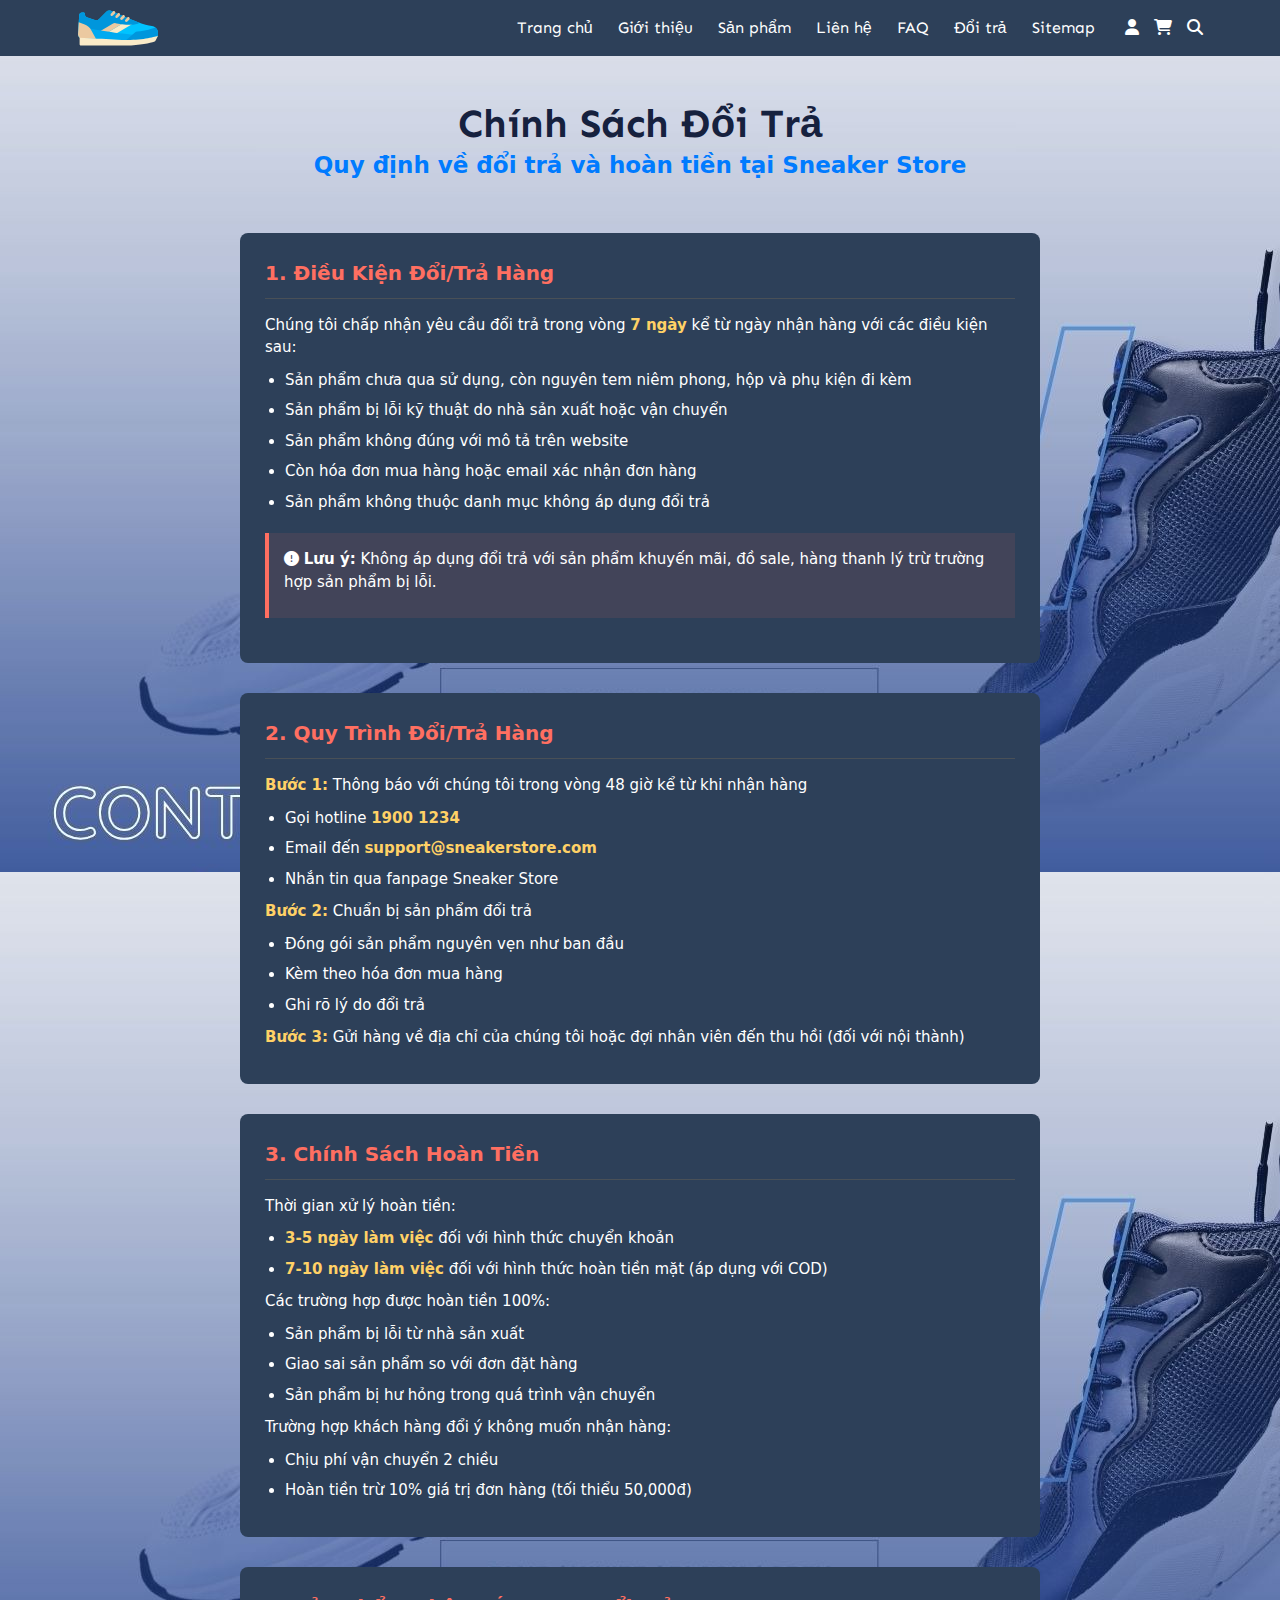
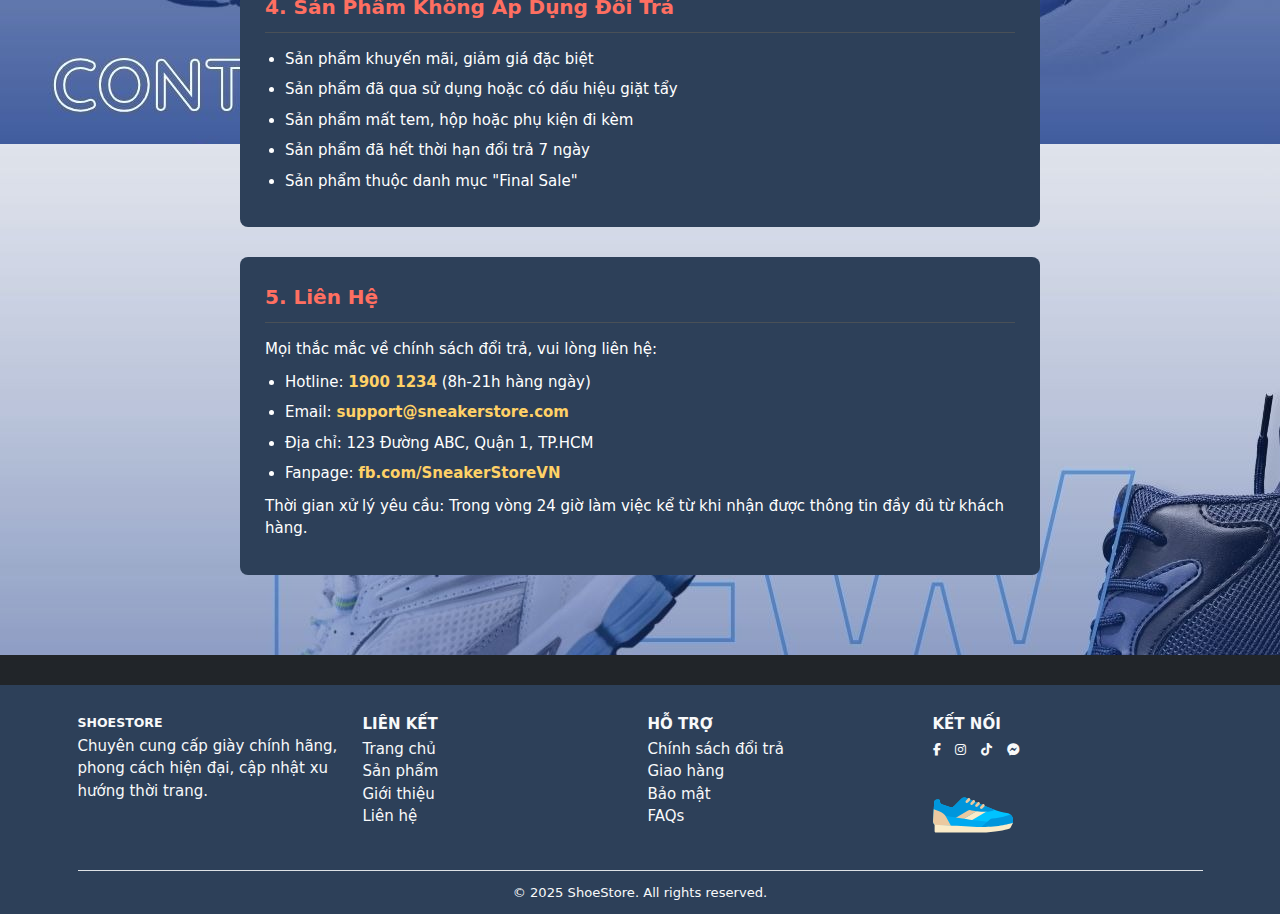
<file: Project/html/return-policy.html>
<!DOCTYPE html>
<html lang="vi">
  <head>
    <meta charset="UTF-8" />
    <meta name="viewport" content="width=device-width, initial-scale=1.0" />
    <title>Chính Sách Đổi Trả - Sneaker Store</title>
    <!-- Bootstrap -->
    <link rel="stylesheet" href="../css/bootstrap.min.css" />
    <!-- Font Awesome -->
    <link
      rel="stylesheet"
      href="https://cdnjs.cloudflare.com/ajax/libs/font-awesome/6.7.2/css/all.min.css"
    />
    <!-- Custom CSS -->
    <link rel="stylesheet" href="../css/style.css" />
  </head>
  <body class="bg-dark">
    <!-- Navbar -->
    <nav
      class="navbar fixed-top navbar-expand-lg navbar-dark p-0"
      style="background-color: #2d4059"
    >
      <div class="container">
        <a class="navbar-brand" href="home.html">
          <img src="../img/sneaker-shoe-svgrepo-com.svg" alt="Logo" />
        </a>
        <button
          class="navbar-toggler"
          type="button"
          data-bs-toggle="offcanvas"
          data-bs-target="#offcanvasNavbar"
        >
          <span class="navbar-toggler-icon"></span>
        </button>
        <div
          class="offcanvas offcanvas-end w-50"
          style="background-color: #2d4059"
          tabindex="-1"
          id="offcanvasNavbar"
        >
          <div class="offcanvas-header">
            <h5 class="offcanvas-title text-white">Sneaker Store</h5>
            <button
              type="button"
              class="btn-close btn-close-white"
              data-bs-dismiss="offcanvas"
            ></button>
          </div>
          <div class="offcanvas-body align-items-center">
            <ul
              class="navbar-nav flex-column flex-lg-row justify-content-end flex-grow-1 pe-3 gap-4"
            >
              <li class="nav-item">
                <a class="nav-link" href="home.html">Trang chủ</a>
              </li>
              <li class="nav-item">
                <a class="nav-link" href="introduce.html">Giới thiệu</a>
              </li>
              <li class="nav-item">
                <a class="nav-link" href="products.html">Sản phẩm</a>
              </li>
              <li class="nav-item">
                <a class="nav-link" href="contact.html">Liên hệ</a>
              </li>
              <li class="nav-item">
                <a class="nav-link" href="faq.html">FAQ</a>
              </li>
              <li class="nav-item">
                <a class="nav-link active" href="return-policy.html">Đổi trả</a>
              </li>
              <li class="nav-item">
                <a class="nav-link active" href="sitemap.html">Sitemap</a>
              </li>
            </ul>
            <div class="mt-3 ms-lg-4 mt-lg-0 d-flex gap-4 align-items-center">
              <a href="login.html"><i class="fa-solid fa-user"></i></a>
              <a href="cart.html"><i class="fa-solid fa-cart-shopping"></i></a>
              <a href="#"><i class="fa-solid fa-search"></i></a>
            </div>
          </div>
        </div>
      </div>
    </nav>

    <!-- Return Policy Content -->
    <section class="return-policy-section">
      <div class="container">
        <div class="policy-header">
          <h1>Chính Sách Đổi Trả</h1>
          <p class="lead text-light">
            Quy định về đổi trả và hoàn tiền tại Sneaker Store
          </p>
        </div>

        <div class="policy-container">
          <!-- Section 1 -->
          <div class="policy-section">
            <div class="policy-title">1. Điều Kiện Đổi/Trả Hàng</div>
            <div class="policy-content">
              <p>
                Chúng tôi chấp nhận yêu cầu đổi trả trong vòng
                <span class="highlight">7 ngày</span> kể từ ngày nhận hàng với
                các điều kiện sau:
              </p>
              <ul>
                <li>
                  Sản phẩm chưa qua sử dụng, còn nguyên tem niêm phong, hộp và
                  phụ kiện đi kèm
                </li>
                <li>
                  Sản phẩm bị lỗi kỹ thuật do nhà sản xuất hoặc vận chuyển
                </li>
                <li>Sản phẩm không đúng với mô tả trên website</li>
                <li>Còn hóa đơn mua hàng hoặc email xác nhận đơn hàng</li>
                <li>Sản phẩm không thuộc danh mục không áp dụng đổi trả</li>
              </ul>

              <div class="note-box">
                <p>
                  <i class="fas fa-exclamation-circle"></i>
                  <strong>Lưu ý:</strong> Không áp dụng đổi trả với sản phẩm
                  khuyến mãi, đồ sale, hàng thanh lý trừ trường hợp sản phẩm bị
                  lỗi.
                </p>
              </div>
            </div>
          </div>

          <!-- Section 2 -->
          <div class="policy-section">
            <div class="policy-title">2. Quy Trình Đổi/Trả Hàng</div>
            <div class="policy-content">
              <p>
                <span class="highlight">Bước 1:</span> Thông báo với chúng tôi
                trong vòng 48 giờ kể từ khi nhận hàng
              </p>
              <ul>
                <li>Gọi hotline <span class="highlight">1900 1234</span></li>
                <li>
                  Email đến
                  <span class="highlight">support@sneakerstore.com</span>
                </li>
                <li>Nhắn tin qua fanpage Sneaker Store</li>
              </ul>

              <p>
                <span class="highlight">Bước 2:</span> Chuẩn bị sản phẩm đổi trả
              </p>
              <ul>
                <li>Đóng gói sản phẩm nguyên vẹn như ban đầu</li>
                <li>Kèm theo hóa đơn mua hàng</li>
                <li>Ghi rõ lý do đổi trả</li>
              </ul>

              <p>
                <span class="highlight">Bước 3:</span> Gửi hàng về địa chỉ của
                chúng tôi hoặc đợi nhân viên đến thu hồi (đối với nội thành)
              </p>
            </div>
          </div>

          <!-- Section 3 -->
          <div class="policy-section">
            <div class="policy-title">3. Chính Sách Hoàn Tiền</div>
            <div class="policy-content">
              <p>Thời gian xử lý hoàn tiền:</p>
              <ul>
                <li>
                  <span class="highlight">3-5 ngày làm việc</span> đối với hình
                  thức chuyển khoản
                </li>
                <li>
                  <span class="highlight">7-10 ngày làm việc</span> đối với hình
                  thức hoàn tiền mặt (áp dụng với COD)
                </li>
              </ul>

              <p>Các trường hợp được hoàn tiền 100%:</p>
              <ul>
                <li>Sản phẩm bị lỗi từ nhà sản xuất</li>
                <li>Giao sai sản phẩm so với đơn đặt hàng</li>
                <li>Sản phẩm bị hư hỏng trong quá trình vận chuyển</li>
              </ul>

              <p>Trường hợp khách hàng đổi ý không muốn nhận hàng:</p>
              <ul>
                <li>Chịu phí vận chuyển 2 chiều</li>
                <li>Hoàn tiền trừ 10% giá trị đơn hàng (tối thiểu 50,000đ)</li>
              </ul>
            </div>
          </div>

          <!-- Section 4 -->
          <div class="policy-section">
            <div class="policy-title">4. Sản Phẩm Không Áp Dụng Đổi Trả</div>
            <div class="policy-content">
              <ul>
                <li>Sản phẩm khuyến mãi, giảm giá đặc biệt</li>
                <li>Sản phẩm đã qua sử dụng hoặc có dấu hiệu giặt tẩy</li>
                <li>Sản phẩm mất tem, hộp hoặc phụ kiện đi kèm</li>
                <li>Sản phẩm đã hết thời hạn đổi trả 7 ngày</li>
                <li>Sản phẩm thuộc danh mục "Final Sale"</li>
              </ul>
            </div>
          </div>

          <!-- Section 5 -->
          <div class="policy-section">
            <div class="policy-title">5. Liên Hệ</div>
            <div class="policy-content">
              <p>Mọi thắc mắc về chính sách đổi trả, vui lòng liên hệ:</p>
              <ul>
                <li>
                  Hotline: <span class="highlight">1900 1234</span> (8h-21h hàng
                  ngày)
                </li>
                <li>
                  Email: <span class="highlight">support@sneakerstore.com</span>
                </li>
                <li>Địa chỉ: 123 Đường ABC, Quận 1, TP.HCM</li>
                <li>
                  Fanpage: <span class="highlight">fb.com/SneakerStoreVN</span>
                </li>
              </ul>
              <p>
                Thời gian xử lý yêu cầu: Trong vòng 24 giờ làm việc kể từ khi
                nhận được thông tin đầy đủ từ khách hàng.
              </p>
            </div>
          </div>
        </div>
      </div>
    </section>

    <!-- Footer (Optional) -->
    <footer class="footer bg-dark text-light pt-5 pb-3 mt-5">
      <div class="container">
        <div class="row">
          <!-- Cột 1: Giới thiệu -->
          <div class="col-md-3 mb-4">
            <h5 class="text-uppercase fw-bold">ShoeStore</h5>
            <p>
              Chuyên cung cấp giày chính hãng, phong cách hiện đại, cập nhật xu
              hướng thời trang.
            </p>
          </div>

          <!-- Cột 2: Liên kết -->
          <div class="col-md-3 mb-4">
            <h4 class="text-uppercase fw-bold">Liên kết</h4>
            <ul class="list-unstyled">
              <li>
                <a href="home.html" class="text-light text-decoration-none"
                  >Trang chủ</a
                >
              </li>
              <li>
                <a href="products.html" class="text-light text-decoration-none"
                  >Sản phẩm</a
                >
              </li>
              <li>
                <a href="introduce.html" class="text-light text-decoration-none"
                  >Giới thiệu</a
                >
              </li>
              <li>
                <a href="contact.html" class="text-light text-decoration-none"
                  >Liên hệ</a
                >
              </li>
            </ul>
          </div>

          <!-- Cột 3: Hỗ trợ -->
          <div class="col-md-3 mb-4">
            <h4 class="text-uppercase fw-bold">Hỗ trợ</h4>
            <ul class="list-unstyled">
              <li>
                <a
                  href="return-policy.html"
                  class="text-light text-decoration-none"
                  >Chính sách đổi trả</a
                >
              </li>
              <li>
                <a href="#" class="text-light text-decoration-none"
                  >Giao hàng</a
                >
              </li>
              <li>
                <a href="#" class="text-light text-decoration-none">Bảo mật</a>
              </li>
              <li>
                <a href="faq.html" class="text-light text-decoration-none"
                  >FAQs</a
                >
              </li>
            </ul>
          </div>

          <!-- Cột 4: Mạng xã hội -->
          <div class="col-md-3 mb-4">
            <h4 class="text-uppercase fw-bold">Kết nối</h4>
            <a href="#" class="text-light me-3 fs-5"
              ><i class="fab fa-facebook-f"></i
            ></a>
            <a href="#" class="text-light me-3 fs-5"
              ><i class="fab fa-instagram"></i
            ></a>
            <a href="#" class="text-light me-3 fs-5"
              ><i class="fab fa-tiktok"></i
            ></a>
            <a href="#" class="text-light fs-5"
              ><i class="fab fa-facebook-messenger"></i
            ></a>
            <div class="row mt-5">
              <a class="navbar-brand" href="#">
                <img src="../img/sneaker-shoe-svgrepo-com.svg" alt="" />
              </a>
            </div>
          </div>
        </div>

        <!-- Bản quyền -->
        <div class="text-center mt-4 border-top pt-3">
          <small>&copy; 2025 ShoeStore. All rights reserved.</small>
        </div>
      </div>
    </footer>

    <!-- Bootstrap Bundle JS -->
    <script src="../js/bootstrap.bundle.min.js"></script>
  </body>
</html>
</file>
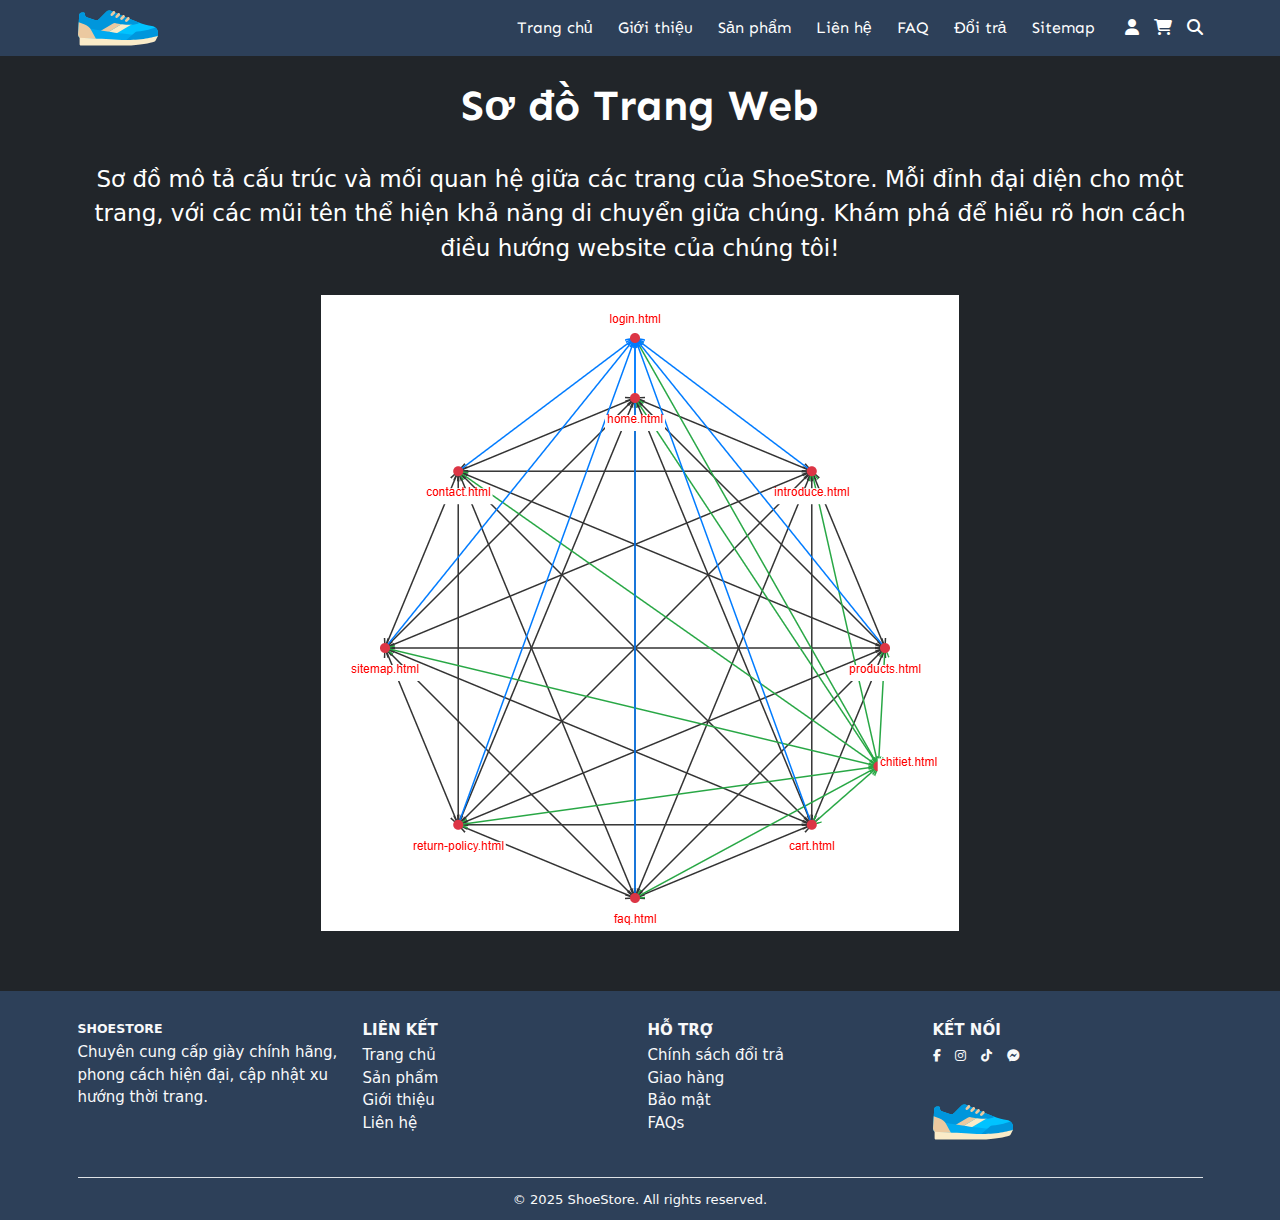
<file: Project/html/sitemap.html>
<!DOCTYPE html>
<html lang="vi">
  <head>
    <meta charset="UTF-8" />
    <meta name="viewport" content="width=device-width, initial-scale=1.0" />
    <title>Chính Sách Đổi Trả - Sneaker Store</title>
    <!-- Bootstrap -->
    <link rel="stylesheet" href="../css/bootstrap.min.css" />
    <!-- Font Awesome -->
    <link
      rel="stylesheet"
      href="https://cdnjs.cloudflare.com/ajax/libs/font-awesome/6.7.2/css/all.min.css"
    />
    <!-- Custom CSS -->
    <link rel="stylesheet" href="../css/style.css" />
  </head>
  <body class="bg-dark">
    <!-- Navbar -->
    <nav
      class="navbar fixed-top navbar-expand-lg navbar-dark p-0"
      style="background-color: #2d4059"
    >
      <div class="container">
        <a class="navbar-brand" href="home.html">
          <img src="../img/sneaker-shoe-svgrepo-com.svg" alt="Logo" />
        </a>
        <button
          class="navbar-toggler"
          type="button"
          data-bs-toggle="offcanvas"
          data-bs-target="#offcanvasNavbar"
        >
          <span class="navbar-toggler-icon"></span>
        </button>
        <div
          class="offcanvas offcanvas-end w-50"
          style="background-color: #2d4059"
          tabindex="-1"
          id="offcanvasNavbar"
        >
          <div class="offcanvas-header">
            <h5 class="offcanvas-title text-white">Sneaker Store</h5>
            <button
              type="button"
              class="btn-close btn-close-white"
              data-bs-dismiss="offcanvas"
            ></button>
          </div>
          <div class="offcanvas-body align-items-center">
            <ul
              class="navbar-nav flex-column flex-lg-row justify-content-end flex-grow-1 pe-3 gap-4"
            >
              <li class="nav-item">
                <a class="nav-link" href="home.html">Trang chủ</a>
              </li>
              <li class="nav-item">
                <a class="nav-link" href="introduce.html">Giới thiệu</a>
              </li>
              <li class="nav-item">
                <a class="nav-link" href="products.html">Sản phẩm</a>
              </li>
              <li class="nav-item">
                <a class="nav-link" href="contact.html">Liên hệ</a>
              </li>
              <li class="nav-item">
                <a class="nav-link" href="faq.html">FAQ</a>
              </li>
              <li class="nav-item">
                <a class="nav-link active" href="return-policy.html">Đổi trả</a>
              </li>
              <li class="nav-item">
                <a class="nav-link active" href="sitemap.html">Sitemap</a>
              </li>
            </ul>
            <div class="mt-3 ms-lg-4 mt-lg-0 d-flex gap-4 align-items-center">
              <a href="login.html"><i class="fa-solid fa-user"></i></a>
              <a href="cart.html"><i class="fa-solid fa-cart-shopping"></i></a>
              <a href="#"><i class="fa-solid fa-search"></i></a>
            </div>
          </div>
        </div>
      </div>
    </nav>

    <!-- Return Policy Content -->
    <section class="sitemap bg-dark text-white custom-margin">
      <div class="container mt-5">
        <h2
          class="text-center my-5 fw-bold"
          style="margin-top: 80px !important"
        >
          Sơ đồ Trang Web
        </h2>
        <p class="lead text-center mb-5">
          Sơ đồ mô tả cấu trúc và mối quan hệ giữa các trang của ShoeStore. Mỗi
          đỉnh đại diện cho một trang, với các mũi tên thể hiện khả năng di
          chuyển giữa chúng. Khám phá để hiểu rõ hơn cách điều hướng website của
          chúng tôi!
        </p>
        <img
          src="../img/image copy.png"
          alt="Sơ đồ trang web"
          class="img-fluid mx-auto d-block"
        />
      </div>
    </section>

    <!-- Footer (Optional) -->
    <footer class="footer bg-dark text-light pt-5 pb-3 mt-5">
      <div class="container">
        <div class="row">
          <!-- Cột 1: Giới thiệu -->
          <div class="col-md-3 mb-4">
            <h5 class="text-uppercase fw-bold">ShoeStore</h5>
            <p>
              Chuyên cung cấp giày chính hãng, phong cách hiện đại, cập nhật xu
              hướng thời trang.
            </p>
          </div>

          <!-- Cột 2: Liên kết -->
          <div class="col-md-3 mb-4">
            <h4 class="text-uppercase fw-bold">Liên kết</h4>
            <ul class="list-unstyled">
              <li>
                <a href="home.html" class="text-light text-decoration-none"
                  >Trang chủ</a
                >
              </li>
              <li>
                <a href="products.html" class="text-light text-decoration-none"
                  >Sản phẩm</a
                >
              </li>
              <li>
                <a href="introduce.html" class="text-light text-decoration-none"
                  >Giới thiệu</a
                >
              </li>
              <li>
                <a href="contact.html" class="text-light text-decoration-none"
                  >Liên hệ</a
                >
              </li>
            </ul>
          </div>

          <!-- Cột 3: Hỗ trợ -->
          <div class="col-md-3 mb-4">
            <h4 class="text-uppercase fw-bold">Hỗ trợ</h4>
            <ul class="list-unstyled">
              <li>
                <a
                  href="return-policy.html"
                  class="text-light text-decoration-none"
                  >Chính sách đổi trả</a
                >
              </li>
              <li>
                <a href="#" class="text-light text-decoration-none"
                  >Giao hàng</a
                >
              </li>
              <li>
                <a href="#" class="text-light text-decoration-none">Bảo mật</a>
              </li>
              <li>
                <a href="faq.html" class="text-light text-decoration-none"
                  >FAQs</a
                >
              </li>
            </ul>
          </div>

          <!-- Cột 4: Mạng xã hội -->
          <div class="col-md-3 mb-4">
            <h4 class="text-uppercase fw-bold">Kết nối</h4>
            <a href="#" class="text-light me-3 fs-5"
              ><i class="fab fa-facebook-f"></i
            ></a>
            <a href="#" class="text-light me-3 fs-5"
              ><i class="fab fa-instagram"></i
            ></a>
            <a href="#" class="text-light me-3 fs-5"
              ><i class="fab fa-tiktok"></i
            ></a>
            <a href="#" class="text-light fs-5"
              ><i class="fab fa-facebook-messenger"></i
            ></a>
            <div class="row mt-5">
              <a class="navbar-brand" href="#">
                <img src="../img/sneaker-shoe-svgrepo-com.svg" alt="" />
              </a>
            </div>
          </div>
        </div>

        <!-- Bản quyền -->
        <div class="text-center mt-4 border-top pt-3">
          <small>&copy; 2025 ShoeStore. All rights reserved.</small>
        </div>
      </div>
    </footer>

    <!-- Bootstrap Bundle JS -->
    <script src="../js/bootstrap.bundle.min.js"></script>
  </body>
</html>
</file>
<file: Project/css/style.css>
* {
  margin: 0;
  padding: 0;
  box-sizing: border-box;
}
/* ===== Poppins ===== */
@font-face {
  font-family: "Poppins";
  src: url("../fonts/Poppins-Regular.ttf") format("truetype");
  font-weight: 400;
  font-style: normal;
}

@font-face {
  font-family: "Poppins";
  src: url("../fonts/Poppins-Bold.ttf") format("truetype");
  font-weight: 700;
  font-style: normal;
}

/* ===== Sen ===== */
@font-face {
  font-family: "Sen";
  src: url("../fonts/Sen-Regular.ttf") format("truetype");
  font-weight: 400;
  font-style: normal;
}

@font-face {
  font-family: "Sen";
  src: url("../fonts/Sen-Bold.ttf") format("truetype");
  font-weight: 700;
  font-style: normal;
}

html {
  font-family: "Poppins", sans-serif;
  font-size: 62.5%;
}
footer.footer {
  font-size: 1.5rem !important;
  background: #2d4059 !important;
}

.navbar-brand img {
  width: 80px;
  height: 50px;
  object-fit: cover;
}
a.nav-link {
  color: #fff !important;
  font-family: "Sen", sans-serif;
  font-size: 1.6rem;
  transition: 0.3s all ease-in-out;
}

.navbar-brand img {
  transition: 0.5s all ease-in-out;
}
.navbar-brand img:hover {
  transform: scale(1.1);
}
.navbar-dark .nav-link,
.navbar-dark .offcanvas-title {
  color: #e5e5e5; /* Màu chữ nhạt */
}
.navbar-dark .nav-link:hover,
footer a:hover {
  color: #ffd166 !important;
  text-shadow: 1px 0 0 currentColor;
}
.dropdown-menu {
  background-color: #ffffff; /* Nền trắng */
  border: 1px solid #ddd; /* Viền nhẹ */
}
.dropdown-item:hover {
  background-color: #f4f4f4; /* Hover nhẹ */
}
.fa-solid {
  color: #fff; /* Đỏ cam cho icon */
  font-size: 1.6rem;
}
.fa-solid:hover {
  color: #ffd166; /* Vàng nhạt khi hover */
}

/* Swiper */
.mySwiper {
  width: 95%;
  margin: 60px auto !important; /* Khoảng cách với navbar fixed-top */
}

.mySwiper .swiper-slide img {
  display: block;
  margin: 0 auto;
  width: 100%;
  height: auto;
  align-self: center;
  object-fit: contain; /* Đảm bảo ảnh không bị méo */
  object-position: center;
  border-radius: 8px; /* Bo góc nhẹ */
  box-shadow: rgba(0, 0, 0, 0.25) 0px 14px 28px,
    rgba(0, 0, 0, 0.22) 0px 10px 10px;
}

.swiper-scrollbar {
  background: rgba(45, 64, 89, 0.3); /* Nền scrollbar nhạt hơn navbar */
}
.swiper-scrollbar-drag {
  background: #ff6f61; /* Đỏ cam cho thanh kéo */
}
.card {
  border-radius: 10px;
  border: 10px solid #eaf6ff !important;
  transition: 0.3s all ease-in-out;
}
section h2 {
  font-family: "Sen", sans-serif;
  font-size: 4.3rem !important;
  font-weight: 700;
}
p.lead {
  font-size: 2.3rem !important;
}
a.btn-lg {
  font-size: 3rem !important;
}
.card:hover {
  border-color: #ff6f61 !important;
  transform: translateY(-20px);
}
.card-title {
  font-size: 2rem !important;
}
.card-body {
  font-size: 2rem !important;
}
.card-body a.btn {
  font-size: 2rem !important;
}
p.card-text {
  height: 100px;
}
.card-img-top {
  border-radius: 0 !important;
  width: 100%;
  height: 260px;
  object-fit: cover;
}
footer {
  background-color: #2d4059;
}
section a.btn {
  background-color: red;

  color: white;
  font-weight: bold;
  transition: all 0.3s ease-in-out;
}
section a.btn:hover {
  background: #ff6f61;
  color: white;
}
@keyframes bounce {
  0%,
  20%,
  50%,
  80%,
  100% {
    transform: translateY(0);
  }

  40% {
    transform: translateY(-10px);
  }

  60% {
    transform: translateY(-5px);
  }
}
.custom-margin {
  margin-top: 6rem !important;
  margin-bottom: 6rem !important;
}

a.btn.membership-btn {
  font-size: 2.5rem !important;
  background: red;
  border: none;
  color: white;
  font-weight: 700;
  padding: 12px 24px;
  border-radius: 8px;
  transition: background 0.3s ease;
  animation: bounce 2s infinite;
}

.membership-btn:hover {
  background: #ff6f61;
}
.feedbackSwiper {
  font-size: 1.6rem;
}
/* introduce */
/* Team Section Styles */
.introduce {
  animation: fadeInUp 1s ease-out;
  font-size: 1.8rem;
}

.cursor {
  display: inline-block;
  animation: blink 0.8s infinite;
}

@keyframes blink {
  0%,
  100% {
    opacity: 1;
  }
  50% {
    opacity: 0;
  }
}

@keyframes fadeInUp {
  from {
    opacity: 0;
    transform: translateY(30px);
  }
  to {
    opacity: 1;
    transform: translateY(0);
  }
}

.team-section {
  padding-top: 100px !important;
}

.team-card {
  background: linear-gradient(-45deg, #1e3a8a, #4c2c69, #b91c1c, #2d3748);
  background-size: 400% 400%;
  animation: gradientMove 5s ease infinite;
  transition: all 0.3s ease;
  overflow: hidden;
  border-radius: 15px !important;
}

.team-card:hover {
  transform: translateY(-10px);
  box-shadow: 0 10px 20px #1e3a8a !important;
}
.team-card .card-img-top {
  padding: 30px 20px 0;
  text-align: center;
  position: relative;
}

.team-card .card-img-top img {
  width: 180px;
  height: 180px;
  object-fit: cover;
  border: 5px solid rgba(255, 255, 255, 0.1);
  transition: all 0.3s ease;
}

.team-card:hover .card-img-top img {
  border-color: #ff6f61;
}

.social-links {
  position: absolute;
  bottom: 0;
  left: 0;
  right: 0;
  opacity: 0;
  transform: translateY(20px);
  transition: all 0.3s ease;
  display: flex;
  justify-content: center;
  gap: 15px;
  padding-bottom: 20px;
}

.team-card:hover .social-links {
  opacity: 1;
  transform: translateY(20px);
}

.social-links a {
  display: inline-flex;
  align-items: center;
  justify-content: center;
  width: 36px;
  height: 36px;
  background: rgba(255, 255, 255, 0.1);
  color: #fff;
  border-radius: 50%;
  transition: all 0.3s ease;
}

.social-links a:hover {
  background: #ff6f61;
  transform: translateY(-3px);
}

.skill-item {
  background: rgba(45, 64, 89, 0.5);
  transition: all 0.3s ease;
  font-size: 1.6rem;
}

.skill-item:hover {
  transform: translateY(-5px);
  box-shadow: 0 5px 15px rgba(255, 111, 97, 0.2);
}

/* Responsive adjustments */
@media (max-width: 768px) {
  .team-card {
    margin-bottom: 30px;
  }

  .team-card .card-img-top img {
    width: 150px;
    height: 150px;
  }
}

/* products */
/* Products Section */
.messenger-icon {
  position: fixed;
  bottom: 20px;
  right: 20px;
  font-size: 3rem;
  color: #0078ff; /* Màu Messenger */
  border-radius: 50%;
  padding: 12px;
  z-index: 1;
  transition: transform 0.3s ease;
}

.messenger-icon:hover {
  transform: scale(1.1);
}

.products-section {
  padding-top: 100px !important;
}
#contain {
  padding: 10px;
}
.product-card {
  background: rgba(45, 64, 89, 0.7);
  border-radius: 15px !important;
  transition: all 0.3s ease;
  overflow: hidden;
  position: relative;
  margin: 5px;
}
.product-card .card-title {
  font-size: 1.8rem !important;
}
.product-card .card-text {
  font-size: 1.6rem !important;
}
.product-card:hover {
  transform: translateY(-10px);
  box-shadow: 0 10px 20px rgba(255, 111, 97, 0.3);
}

.product-card .card-img-top {
  height: 200px;
  object-fit: cover;
  transition: transform 0.3s ease;
}

.product-card:hover .card-img-top {
  transform: scale(1.05);
}

.product-card .badge {
  font-size: 1.1rem;
  z-index: 1;
}
.product-card .d-flex.justify-content-between.align-items-center.mb-2 {
  height: 60px; /* Hoặc giá trị bạn muốn */
}

.product-card::before {
  content: "";
  position: absolute;
  top: 0;
  left: -75%;
  width: 50%;
  height: 100%;
  background: linear-gradient(
    120deg,
    rgba(255, 255, 255, 0) 0%,
    rgba(255, 255, 255, 0.3) 50%,
    rgba(255, 255, 255, 0) 100%
  );
  transform: skewX(-20deg);
}

.product-card:hover::before {
  animation: shine 0.8s ease;
}

@keyframes shine {
  0% {
    left: -75%;
  }
  100% {
    left: 125%;
  }
}

.btn-buy {
  background-color: red !important;
  color: white !important;
  font-weight: 600;
  border: none;
  padding: 0.375rem 0.75rem;
}

.btn-buy:hover {
  background-color: #e55a5a !important;
}

.rating {
  font-size: 0.9rem;
}

/* Responsive adjustments */
@media (max-width: 768px) {
  .products-section {
    padding-top: 80px;
  }

  .product-card {
    margin-bottom: 20px;
  }
}
.voucher-section {
  background: linear-gradient(-45deg, #ff9a9e, #fad0c4, #a1c4fd, #c2e9fb);
  background-size: 400% 400%;
  animation: gradientMove 5s ease infinite;
  color: #222;
  border-radius: 20px;
  font-size: 2rem;
}

@keyframes gradientMove {
  0% {
    background-position: 0% 50%;
  }
  50% {
    background-position: 100% 50%;
  }
  100% {
    background-position: 0% 50%;
  }
}
.voucher-form {
  display: flex;
  gap: 10px;
  justify-content: center;
  flex-wrap: wrap;
}

.voucher-form input[type="email"] {
  flex: 1;
  min-width: 240px;
  padding: 10px 16px;
  border: 2px solid #007bff;
  border-radius: 8px;
  font-size: 1rem;
  outline: none;
}
.voucher-form input::placeholder {
  font-size: 1.6rem;
}
.voucher-form .btn-submit {
  padding: 10px 20px;
  background-color: #007bff;
  border: none;
  color: white;
  font-weight: 600;
  border-radius: 8px;
  cursor: pointer;
  transition: background-color 0.3s;
}

.voucher-form .btn-submit:hover {
  background-color: #0056b3;
}

/* Tin tức */
.news-section {
  color: #222;
}
.news-content h5 {
  height: 5rem;
}
.section-title {
  text-align: center;
  font-weight: 700;
  font-size: 2.2rem;
  margin-bottom: 3rem;
  position: relative;
}

.news-grid {
  display: grid;
  grid-template-columns: repeat(auto-fit, minmax(280px, 1fr));
  gap: 3rem;
}

.news-card {
  background: #fff;
  border-radius: 12px;
  overflow: hidden;
  box-shadow: 0 6px 20px rgba(0, 0, 0, 0.08);
  transition: transform 0.3s ease, box-shadow 0.3s ease;
}

.news-card:hover {
  transform: translateY(-8px);
  box-shadow: 0 12px 30px rgba(0, 0, 0, 0.12);
}

.news-card img {
  width: 100%;
  height: 200px;
  object-fit: cover;
}

.news-content {
  padding: 1.2rem;
}

.news-content h5 {
  font-size: 2rem;
  font-weight: 600;
  margin-bottom: 0.6rem;
}

.news-content p {
  font-size: 1.5rem;
  color: #555;
}

.news-content a {
  display: inline-block;
  margin-top: 0.8rem;
  font-weight: 700;
  color: #007bff;
  text-decoration: none;
  transition: color 0.2s;
  font-size: 1.6rem;
}

.news-content a:hover {
  color: #0056b3;
}

/* ===== Contact Page Styles ===== */
.contact-section {
  padding-top: 100px;
  font-size: 1.3rem;
}

/* Thông tin & Form */
.contact-info,
.contact-form {
  box-shadow: 0 10px 30px rgba(0, 0, 0, 0.2);
  transition: all 0.3s ease;
  font-size: 1.6rem;
  border-radius: 1rem;
}

.contact-info:hover,
.contact-form:hover {
  transform: translateY(-5px);
  box-shadow: 0 15px 35px rgba(0, 0, 0, 0.3);
}

/* Icon trái */
.contact-icon {
  width: 50px;
  height: 50px;
  display: flex;
  align-items: center;
  justify-content: center;
}

/* Màu chữ dễ đọc hơn */
.contact-info p,
.contact-info a {
  color: rgba(255, 255, 255, 0.85);
}

/* Social */
.social-icon {
  transition: all 0.3s ease;
}

.social-icon:hover {
  color: #ff6f61 !important;
  transform: translateY(-3px);
}

/* Bản đồ */
.map-container {
  box-shadow: 0 10px 30px rgba(0, 0, 0, 0.2);
  border: 1px solid rgba(255, 255, 255, 0.1);
  border-radius: 1rem;
}

/* --- FORM --- */
.contact-section .form-control {
  height: 50px;
  font-size: 1.6rem;
  border-radius: 0.5rem;
  background-color: #495057; /* bg-secondary */
  color: white;
  border: none;
}

textarea.form-control {
  height: 150px;
}

/* Tiêu đề form */
#title-form {
  font-size: 2.4rem;
  text-align: center;
}

/* Focus */
.form-control:focus {
  color: #fff;
  border: 1px solid #ff6f61;
  box-shadow: 0 0 0 0.2rem rgba(255, 111, 97, 0.25);
  background-color: #495057;
}

/* Placeholder */
input::placeholder,
textarea::placeholder {
  color: #ccc9c9 !important;
  font-size: 1.5rem;
}

/* Nút gửi */
.btn-warning {
  font-size: 1.6rem;
  font-weight: 600;
  box-shadow: 0 4px 10px rgba(255, 193, 7, 0.4);
  transition: all 0.3s ease;
}

.btn-warning:hover {
  background-color: #e0a800;
  box-shadow: 0 6px 12px rgba(255, 193, 7, 0.5);
}

/* Responsive */
@media (max-width: 768px) {
  .contact-section {
    padding-top: 80px;
  }

  .contact-info,
  .contact-form {
    margin-bottom: 30px;
  }

  .contact-icon {
    width: 40px;
    height: 40px;
  }

  .form-control {
    font-size: 1.4rem;
    height: 45px;
  }

  #title-form {
    font-size: 2rem;
  }
}
/* Detail */
.detail-section {
  max-width: 1000px;
  margin: auto;
  background: linear-gradient(-45deg, #0f0f0f, #1f1f2e, #232946);
  background-size: 300% 300%;
  animation: gradientMove 5s ease infinite alternate;
  padding: 20px;
  border-radius: 16px;
  box-shadow: 0 8px 20px rgba(0, 0, 0, 0.6);
}

.detail-image {
  width: 100%;
  height: 30rem;
  border-radius: 12px;
  margin-bottom: 20px;
  object-fit: cover;
  box-shadow: 0 5px 15px rgba(0, 0, 0, 0.4);
}

.detail-title {
  font-size: 32px;
  color: #fff;
  margin-bottom: 10px;
  font-weight: 600;
}

.detail-price {
  font-size: 26px;
  color: #f39c12;
  font-weight: bold;
  margin-bottom: 10px;
}

.detail-old-price {
  font-size: 18px;
  color: #aaa;
  text-decoration: line-through;
  margin-left: 12px;
}

.detail-description {
  font-size: 16px;
  color: #ccc;
  margin-bottom: 24px;
  line-height: 1.8;
}

.detail-section .btn {
  padding: 12px 24px;
  border-radius: 10px;
  font-size: 16px;
  font-weight: 600;
  cursor: pointer;
  border: none;
  transition: all 0.2s ease;
}

.detail-section .btn-cart {
  background: #e74c3c;
  color: white;
}

.detail-section .btn-cart:hover {
  background: #c0392b;
}

.detail-section .btn-back {
  background: #7f8c8d;
  color: white;
  margin-left: 10px;
}

.detail-section .btn-back:hover {
  background: #636e72;
}

.detail-section .detail-error-message {
  text-align: center;
  color: #ccc;
  font-size: 18px;
  padding: 20px;
}

@keyframes gradientMove {
  0% {
    background-position: 0% 50%;
  }
  50% {
    background-position: 100% 50%;
  }
  100% {
    background-position: 0% 50%;
  }
}

@media (max-width: 768px) {
  .cart-item {
    flex-direction: column;
    align-items: center;
    text-align: center;
  }
  .cart-item-img {
    margin-bottom: 1rem;
  }
  .quantity-input {
    margin: 0.5rem 0;
  }
  .detail-section .btn-back {
    margin-left: 0;
  }
}
.cart-card {
  font-size: 1.6rem;
}

/* =====policy===== */
.return-policy-section {
  padding-top: 100px;
  background-color: #1a1a1a;
  min-height: 100vh;
  padding-bottom: 50px;
  background-image: url(../img/banner-giay.JPG);
  background-repeat: repeat;
}

.policy-header {
  text-align: center;
  margin-bottom: 50px;
  color: white;
}

.policy-header h1 {
  font-family: "Sen", sans-serif;
  font-size: 4rem;
  margin-bottom: 20px;
  font-weight: bold;
  margin-bottom: 0;
  color: #16213e;
}

.policy-header p {
  font-weight: bold;
  font-size: 1.8rem;
  color: #007bff !important;
}

.policy-container {
  max-width: 800px;
  margin: 0 auto;
  color: white;
}

.policy-section {
  margin-bottom: 30px;
  background-color: #2d4059;
  padding: 25px;
  border-radius: 8px;
  font-size: 1.5rem;
}

.policy-title {
  color: #ff6f61;
  font-weight: bold;
  margin-bottom: 15px;
  font-size: 2rem;
  border-bottom: 1px solid #495057;
  padding-bottom: 10px;
}

.policy-content ul {
  padding-left: 20px;
}

.policy-content li {
  margin-bottom: 8px;
}

.highlight {
  color: #ffd166;
  font-weight: bold;
}

.note-box {
  background-color: rgba(255, 111, 97, 0.1);
  border-left: 4px solid #ff6f61;
  padding: 15px;
  margin: 20px 0;
}

@media (max-width: 768px) {
  .policy-header h1 {
    font-size: 2rem;
  }

  .policy-section {
    padding: 15px;
  }
}

/* =======faq==== */
.faq-section {
  font-size: 1.6rem;
  padding-top: 100px;
  background-color: #1a1a1a;
  min-height: 100%;
  padding-bottom: 50px;
  background-image: url(../img/banner-quang-cao-giay-3.webp);
  background-repeat: repeat-y;
  background-size: contain;
  background-size: 100%;
}

.faq-header {
  text-align: center;
  margin-bottom: 50px;
  color: white;
}

.faq-header h1 {
  font-family: "Sen", sans-serif;
  font-size: 4.5rem;
  margin-bottom: 20px;
  color: #fff;
  font-weight: 700;
  margin-bottom: 0;
}
.faq-header p {
  font-size: 1.8rem;
  color: #f39c12;
  font-weight: 700;
}
.faq-container {
  max-width: 800px;
  margin: 0 auto;
}

.faq-item {
  margin-bottom: 15px;
  background-color: #2d4059;
  border-radius: 8px;
  overflow: hidden;
}

.faq-question {
  padding: 20px;
  color: white;
  font-weight: bold;
  cursor: pointer;
  display: flex;
  justify-content: space-between;
  align-items: center;
  transition: background-color 0.3s;
  font-size: 1.8rem;
}

.faq-question:hover {
  background-color: #3a516e;
}

.faq-question i {
  transition: transform 0.3s;
}

.faq-item.active .faq-question i {
  transform: rotate(180deg);
}

.faq-answer {
  padding: 0 20px;
  max-height: 0;
  overflow: hidden;
  transition: max-height 0.3s, padding 0.3s;
  background-color: rgba(0, 43, 99, 0.7);
  color: white;
}

.faq-item.active .faq-answer {
  padding: 20px;
  max-height: 500px;
}

.contact-promo {
  text-align: center;
  margin-top: 50px;
  font-size: 1.6rem;
  color: #5a49d3;
  font-weight: bold;
}

.contact-promo a {
  color: #ff6f61;
}

@media (max-width: 768px) {
  .faq-header h1 {
    font-size: 2rem;
  }

  .faq-question {
    padding: 15px;
  }
}

/* ==========sittemap =======*/
.sitemap-body {
  background-color: #1a1a2e;
  color: white;
  padding-top: 80px;
}
.sitemap-card {
  background-color: #16213e;
  color: white;
  transition: transform 0.3s ease, box-shadow 0.3s ease;
  cursor: pointer;
  text-align: center;
  height: 100px;
  font-size: 1rem !important;
  border: none !important;
}

.sitemap-card:hover {
  transform: translateY(-5px);
  box-shadow: 0 15px 30px rgba(0, 0, 0, 0.5);
}

.sitemap-card h4 {
  margin-bottom: 5px;
  font-size: 1.5rem;
  display: flex;
  justify-content: center;
}
.sitemap-card i {
  font-size: 1.5rem;
  display: flex;
  justify-content: center;
}

.sitemap-card-link {
  text-decoration: none;
}

#sitemap-title {
  text-align: center;
  margin-bottom: 40px;
  color: #ffc107;
}

.sitemap-container {
  position: relative;
}

svg {
  position: absolute;
  top: 0;
  left: 0;
  pointer-events: none;
}

.arrow-line {
  stroke: #ffc107;
  stroke-width: 2;
  marker-end: url(#arrowhead);
}

.sitemap-row {
  margin-bottom: 80px;
}

@media (max-width: 768px) {
  .sitemap-card {
    font-size: 0.8rem;
    height: 80px !important;
    padding: 0.5rem;
  }

  .sitemap-card h4 {
    font-size: 0.9rem;
  }

  .sitemap-card i {
    font-size: 0.8rem;
  }
}

@media (max-width: 576px) {
  .sitemap-card {
    font-size: 0.7rem;
    height: 100px;
    padding: 0.6rem;
  }

  .sitemap-card h4 {
    font-size: 0.9rem;
  }

  .sitemap-card i {
    font-size: 0.8rem;
  }
}
</file>
